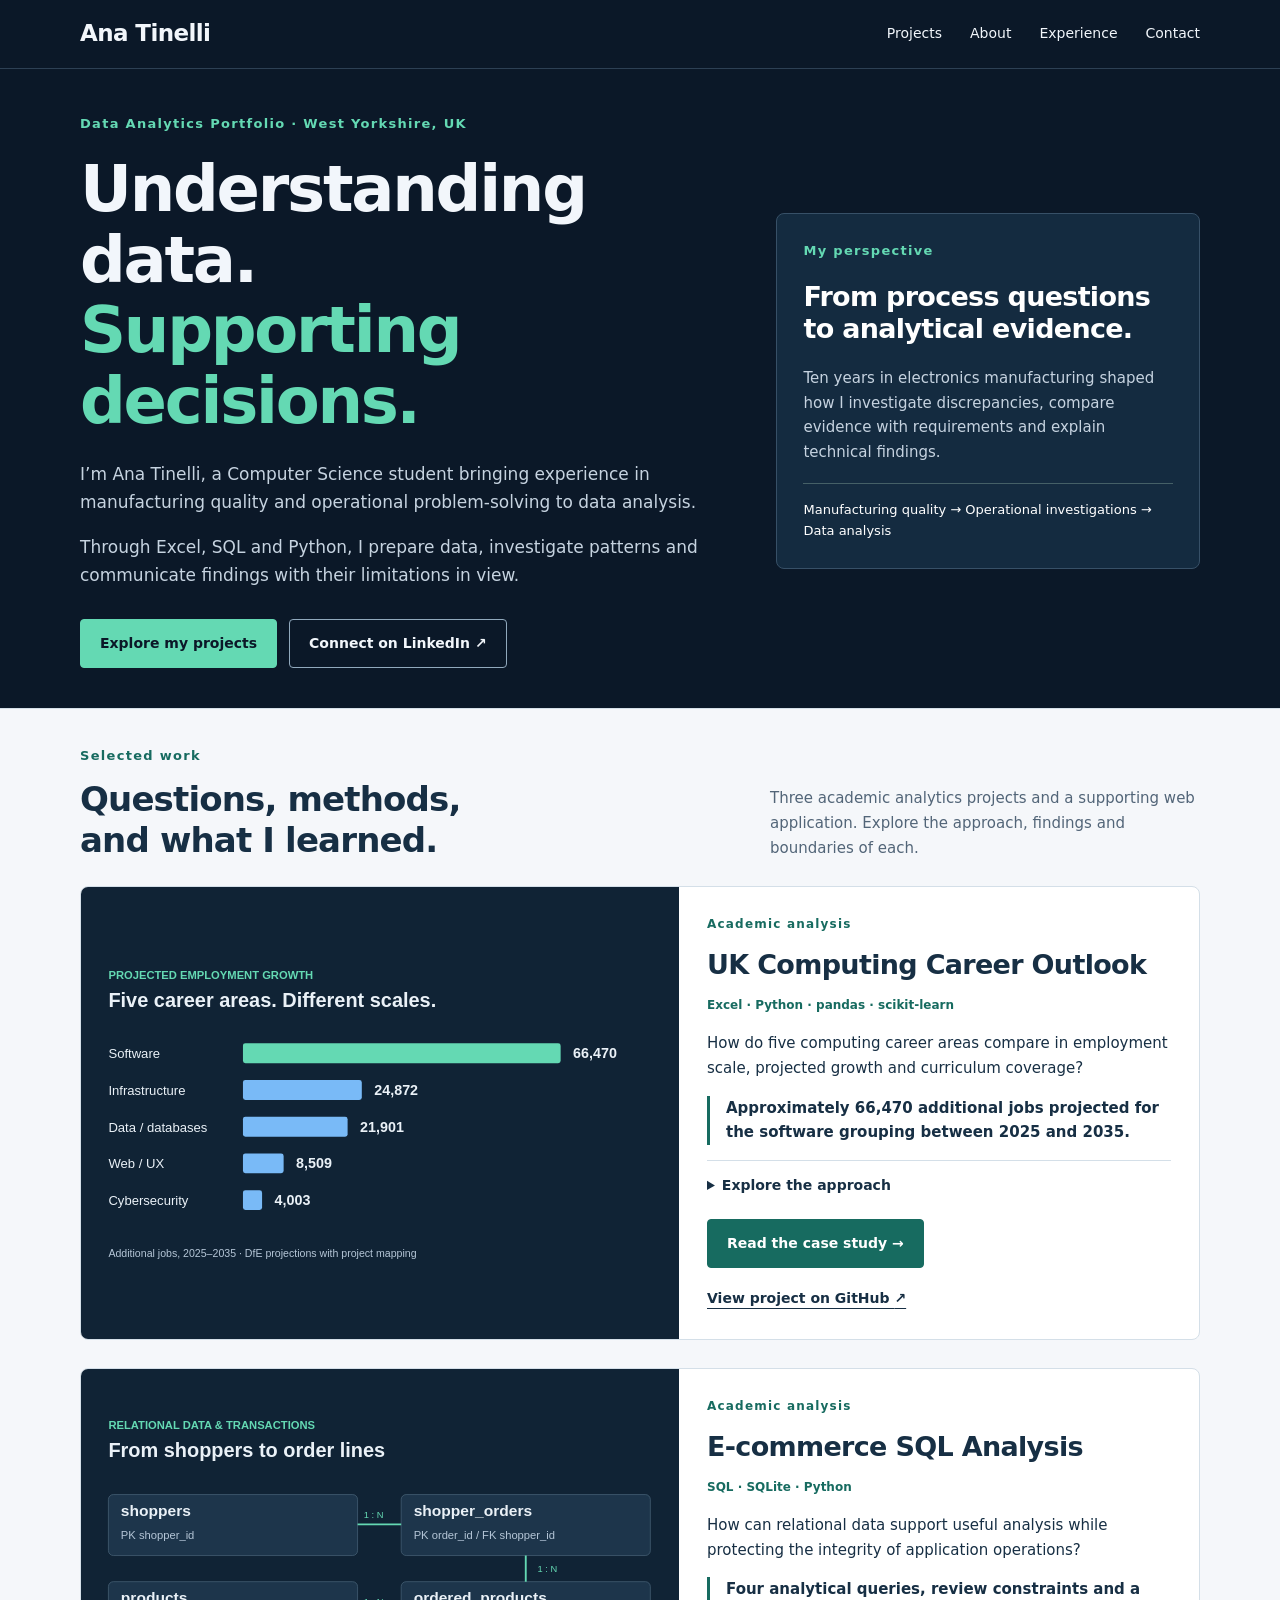
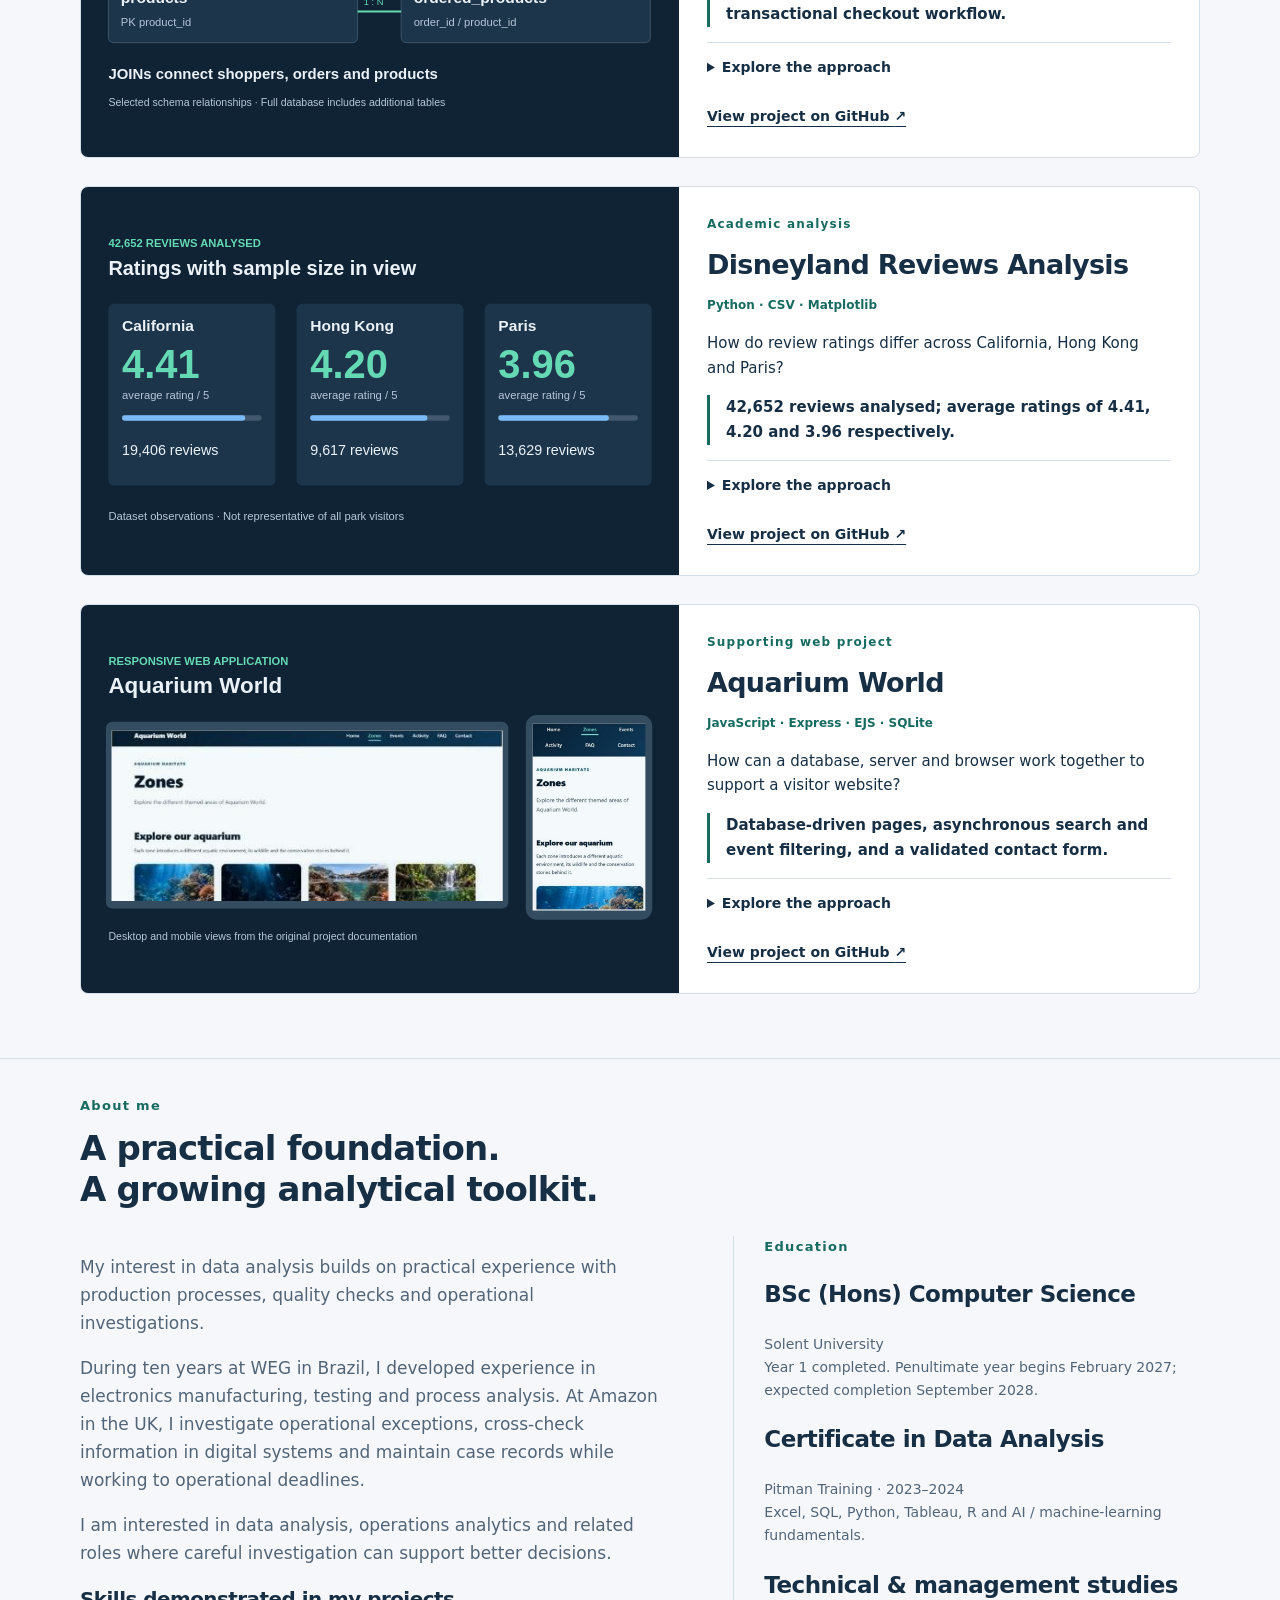
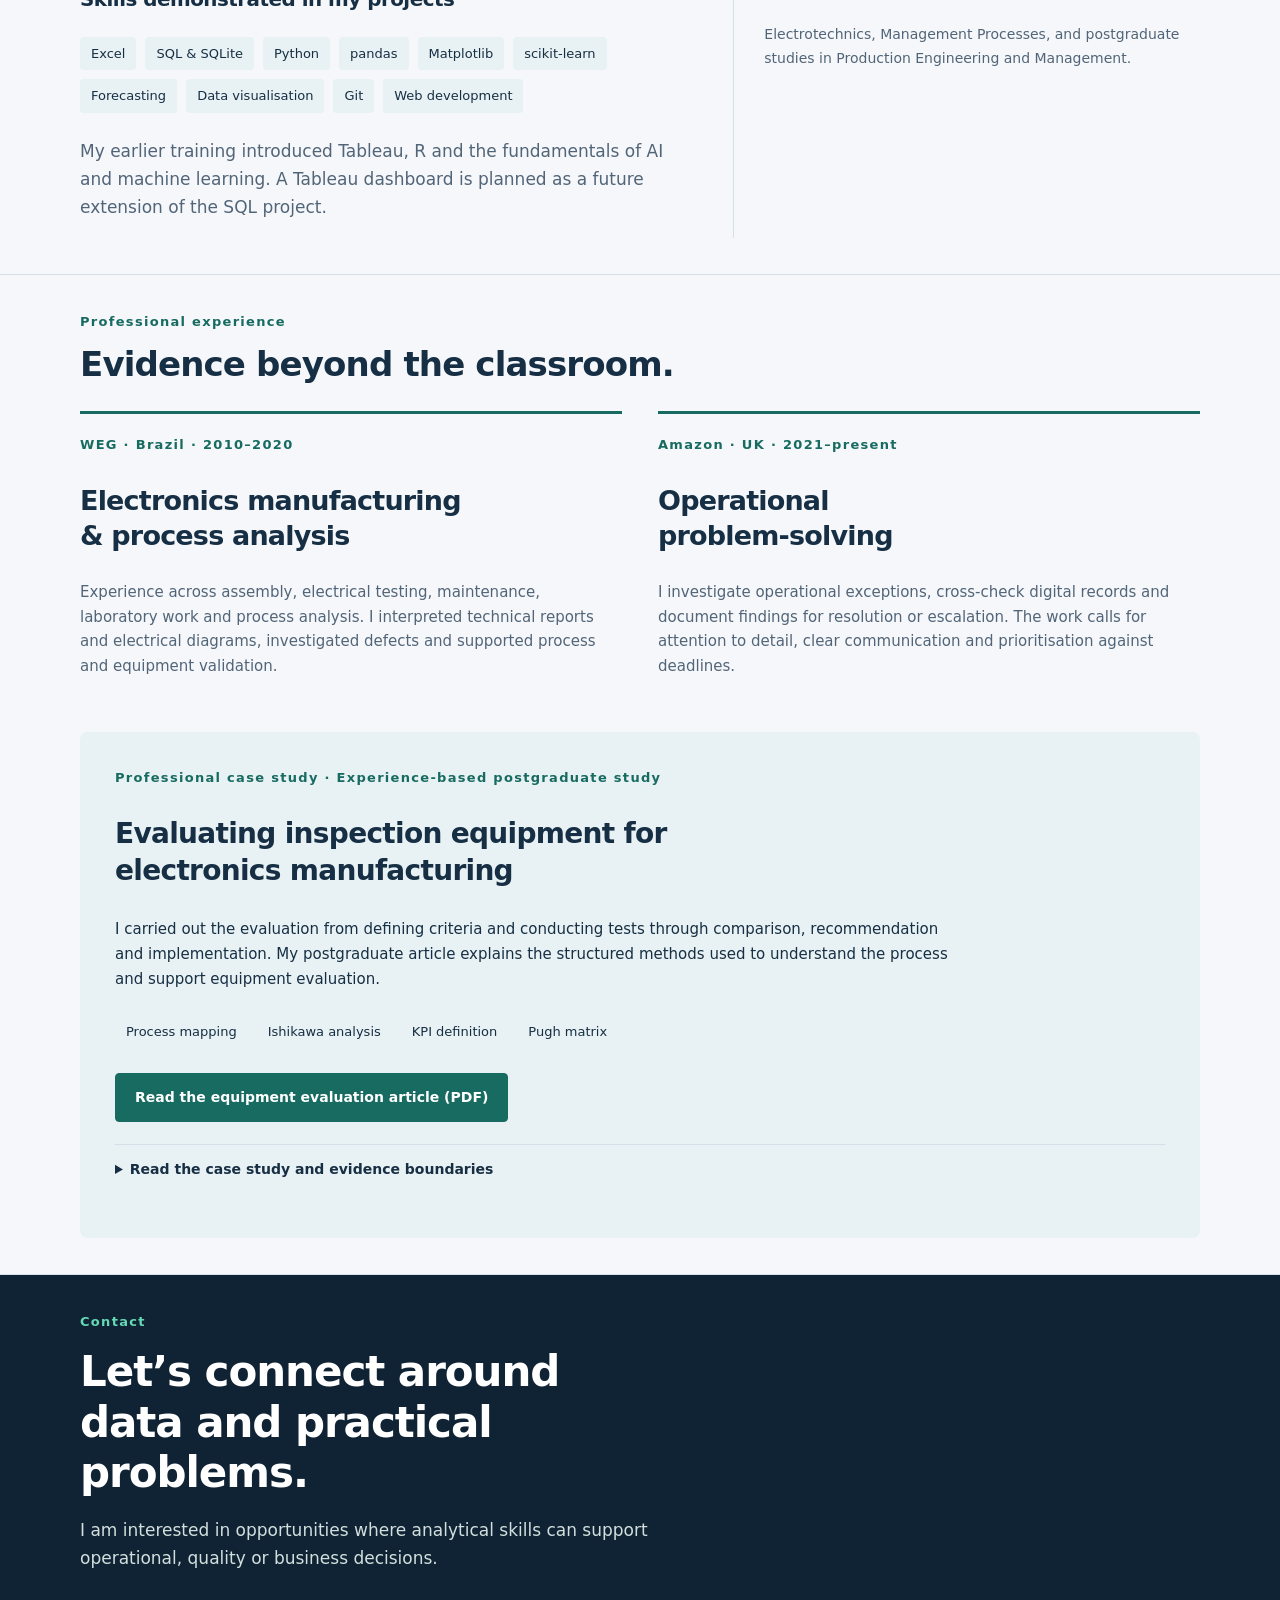
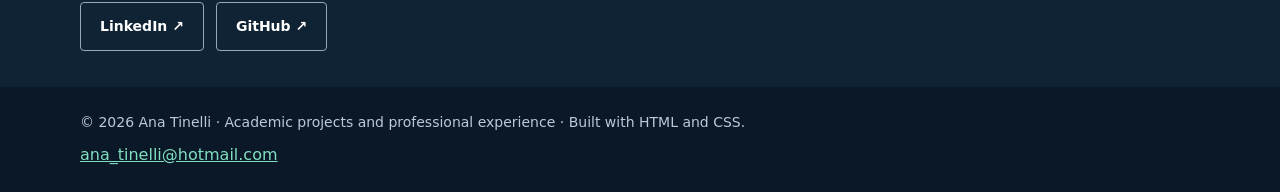
<file: index.html>
<!doctype html><html lang="en"><head><meta charset="utf-8"><meta name="viewport" content="width=device-width,initial-scale=1"><meta name="description" content="Ana Tinelli’s data analytics portfolio: Excel, SQL and Python projects, informed by manufacturing quality and operational problem-solving."><title>Ana Tinelli | Data Analytics Portfolio</title><link rel="stylesheet" href="assets/home.css"><link rel="stylesheet" href="assets/shared.css"></head><body class="home-page"><a class="skip" href="#main">Skip to content</a><header><nav class="wrap" aria-label="Main navigation"><a class="brand" href="#home">Ana Tinelli</a><div class="nav-links"><a href="#projects">Projects</a><a href="#about">About</a><a href="#experience">Experience</a><a href="#contact">Contact</a></div></nav></header><main id="main"><section id="home" class="hero wrap"><div><div class="eyebrow">Data Analytics Portfolio · West Yorkshire, UK</div><h1>Understanding data.<br><em>Supporting decisions.</em></h1><p class="intro">I’m Ana Tinelli, a Computer Science student bringing experience in manufacturing quality and operational problem-solving to data analysis.</p><p class="intro">Through Excel, SQL and Python, I prepare data, investigate patterns and communicate findings with their limitations in view.</p><div class="buttons"><a class="button primary" href="#projects">Explore my projects</a><a class="button" href="https://www.linkedin.com/in/ana-paula-tinelli-a90706131/">Connect on LinkedIn ↗</a></div></div><aside class="hero-note"><div class="eyebrow">My perspective</div><h2>From process questions<br>to analytical evidence.</h2><p>Ten years in electronics manufacturing shaped how I investigate discrepancies, compare evidence with requirements and explain technical findings.</p><div class="note-row">Manufacturing quality → Operational investigations → Data analysis</div></aside></section><section id="projects" class="section"><div class="wrap"><div class="section-heading"><div><div class="eyebrow">Selected work</div><h2>Questions, methods,<br>and what I learned.</h2></div><p>Three academic analytics projects and a supporting web application. Explore the approach, findings and boundaries of each.</p></div><article class="project"><div class="project-image"><img src="assets/project-career.svg" alt="Projected additional jobs across five computing career areas" loading="lazy" width="960" height="540"></div><div class="project-copy"><div class="eyebrow">Academic analysis</div><h3>UK Computing Career Outlook</h3><p class="tags">Excel · Python · pandas · scikit-learn</p><p>How do five computing career areas compare in employment scale, projected growth and curriculum coverage?</p><p class="finding">Approximately 66,470 additional jobs projected for the software grouping between 2025 and 2035.</p><details><summary>Explore the approach</summary><h4>What I did</h4><p>Compared moving-average and exponential-smoothing forecasts using a common MSE validation period, examined regression relationships and explored K-means configurations. I contributed to the occupational mapping with a teammate and developed the individual Future Growth analysis.</p><h4>What the evidence can tell us</h4><p>Mixed occupational allocations use vacancy proxies. Short time series and small samples make modelling exploratory; association is not causation.</p></details><p><a class="button" href="uk-computing-career-outlook.html">Read the case study <span aria-hidden="true">→</span></a></p><a class="text-link" href="https://github.com/Ana-Tinelli/uk-computing-career-outlook">View project on GitHub <span aria-hidden="true">↗</span></a></div></article><article class="project"><div class="project-image"><img src="assets/project-sql.svg" alt="Selected relationships in the e-commerce database" loading="lazy" width="960" height="540"></div><div class="project-copy"><div class="eyebrow">Academic analysis</div><h3>E-commerce SQL Analysis</h3><p class="tags">SQL · SQLite · Python</p><p>How can relational data support useful analysis while protecting the integrity of application operations?</p><p class="finding">Four analytical queries, review constraints and a transactional checkout workflow.</p><details><summary>Explore the approach</summary><h4>What I did</h4><p>Combined two assessments: shopper and order queries, seller-product aggregates and category comparisons; then review-table design and a Python shopping application. Published aggregate outputs match the repository database.</p><h4>What the evidence can tell us</h4><p>Ordered item value includes cancelled orders in the seller summary and is not collected revenue. Review tables were tested separately from the application database.</p></details><a class="text-link" href="https://github.com/Ana-Tinelli/e-commerce-sql-analysis">View project on GitHub <span aria-hidden="true">↗</span></a></div></article><article class="project"><div class="project-image"><img src="assets/project-disney.svg" alt="Disneyland ratings and review counts" loading="lazy" width="960" height="540"></div><div class="project-copy"><div class="eyebrow">Academic analysis</div><h3>Disneyland Reviews Analysis</h3><p class="tags">Python · CSV · Matplotlib</p><p>How do review ratings differ across California, Hong Kong and Paris?</p><p class="finding">42,652 reviews analysed; average ratings of 4.41, 4.20 and 3.96 respectively.</p><details><summary>Explore the approach</summary><h4>What I did</h4><p>Built a modular command-line application with processing, interface, chart and export modules. Independent checks covered counts, means, temporal calculations and TXT, CSV and JSON exports.</p><h4>What the evidence can tell us</h4><p>The sample is not representative of every visitor. There are 2,613 missing dates; monthly averages pool years, and location rankings need sample-count context.</p></details><a class="text-link" href="https://github.com/Ana-Tinelli/disneyland-reviews-analysis">View project on GitHub <span aria-hidden="true">↗</span></a></div></article><article class="project"><div class="project-image"><img src="assets/project-aquarium.svg" alt="Documented desktop and mobile Aquarium World views" loading="lazy" width="960" height="540"></div><div class="project-copy"><div class="eyebrow">Supporting web project</div><h3>Aquarium World</h3><p class="tags">JavaScript · Express · EJS · SQLite</p><p>How can a database, server and browser work together to support a visitor website?</p><p class="finding">Database-driven pages, asynchronous search and event filtering, and a validated contact form.</p><details><summary>Explore the approach</summary><h4>What I did</h4><p>Developed responsive pages, JSON APIs, parameterised queries and safe DOM updates. The assessment documentation records browser, keyboard and HTML validation checks.</p><h4>What the evidence can tell us</h4><p>The Express backend needs server hosting. This portfolio links to the source and documented preview; a fresh browser test of the current repository remains pending.</p></details><a class="text-link" href="https://github.com/Ana-Tinelli/aquarium-world">View project on GitHub <span aria-hidden="true">↗</span></a></div></article></div></section><section id="about" class="section"><div class="wrap"><div class="section-heading"><div><div class="eyebrow">About me</div><h2>A practical foundation.<br>A growing analytical toolkit.</h2></div></div><div class="about-grid"><div><p>My interest in data analysis builds on practical experience with production processes, quality checks and operational investigations.</p><p>During ten years at WEG in Brazil, I developed experience in electronics manufacturing, testing and process analysis. At Amazon in the UK, I investigate operational exceptions, cross-check information in digital systems and maintain case records while working to operational deadlines.</p><p>I am interested in data analysis, operations analytics and related roles where careful investigation can support better decisions.</p><h3>Skills demonstrated in my projects</h3><div class="skills"><span>Excel</span><span>SQL & SQLite</span><span>Python</span><span>pandas</span><span>Matplotlib</span><span>scikit-learn</span><span>Forecasting</span><span>Data visualisation</span><span>Git</span><span>Web development</span></div><p>My earlier training introduced Tableau, R and the fundamentals of AI and machine learning. A Tableau dashboard is planned as a future extension of the SQL project.</p></div><aside class="education"><div class="eyebrow">Education</div><h3>BSc (Hons) Computer Science</h3><p>Solent University<br>Year 1 completed. Penultimate year begins February 2027; expected completion September 2028.</p><h3>Certificate in Data Analysis</h3><p>Pitman Training · 2023–2024<br>Excel, SQL, Python, Tableau, R and AI / machine-learning fundamentals.</p><h3>Technical & management studies</h3><p>Electrotechnics, Management Processes, and postgraduate studies in Production Engineering and Management.</p></aside></div></div></section><section id="experience" class="section"><div class="wrap"><div class="section-heading"><div><div class="eyebrow">Professional experience</div><h2>Evidence beyond the classroom.</h2></div></div><div class="experience-grid"><article class="experience-card"><div class="eyebrow">WEG · Brazil · 2010–2020</div><h3>Electronics manufacturing<br>& process analysis</h3><p>Experience across assembly, electrical testing, maintenance, laboratory work and process analysis. I interpreted technical reports and electrical diagrams, investigated defects and supported process and equipment validation.</p></article><article class="experience-card"><div class="eyebrow">Amazon · UK · 2021–present</div><h3>Operational<br>problem-solving</h3><p>I investigate operational exceptions, cross-check digital records and document findings for resolution or escalation. The work calls for attention to detail, clear communication and prioritisation against deadlines.</p></article></div><article class="case"><div class="eyebrow">Professional case study · Experience-based postgraduate study</div><h3>Evaluating inspection equipment for electronics manufacturing</h3><p>I carried out the evaluation from defining criteria and conducting tests through comparison, recommendation and implementation. My postgraduate article explains the structured methods used to understand the process and support equipment evaluation.</p><div class="skills"><span>Process mapping</span><span>Ishikawa analysis</span><span>KPI definition</span><span>Pugh matrix</span></div><div class="buttons evidence-actions"><a class="button" href="documents/Equipment_Evaluation.pdf" target="_blank" rel="noopener">Read the equipment evaluation article (PDF)<span class="sr-only"> — opens in a new tab</span></a></div><details><summary>Read the case study and evidence boundaries</summary><h4>The question</h4><p>How could inspection equipment meet requirements for a process with approximately 700 product variants, around 30 daily setup changes and a shortest line cycle time of 20 seconds?</p><h4>The approach</h4><p>Map the process, investigate inspection limitations, define measurable requirements, test alternatives and compare them against the selected criteria.</p><h4>Interpreting the evidence</h4><p>These figures describe the process context, not measured improvements. The article’s 98% approval figure is a test target, not an achieved defect-detection rate. Its equipment-comparison scores are illustrative examples, not actual supplier results. No measured return on investment is claimed.</p><p>The original technical reports are not published here. This summary connects my professional experience with my current development in SQL, Python and visualisation.</p></details></article></div></section><section id="contact" class="section contact"><div class="wrap"><div class="eyebrow">Contact</div><h2>Let’s connect around<br>data and practical problems.</h2><p>I am interested in opportunities where analytical skills can support operational, quality or business decisions.</p><div class="buttons"><a class="button" href="https://www.linkedin.com/in/ana-paula-tinelli-a90706131/">LinkedIn ↗</a><a class="button" href="https://github.com/Ana-Tinelli">GitHub ↗</a></div></div></section></main><footer class="site-footer"><div class="wrap">© 2026 Ana Tinelli · Academic projects and professional experience · Built with HTML and CSS.<p class="footer-contact"><a href="mailto:ana_tinelli@hotmail.com">ana_tinelli@hotmail.com</a></p></div></footer></body></html>
</file>
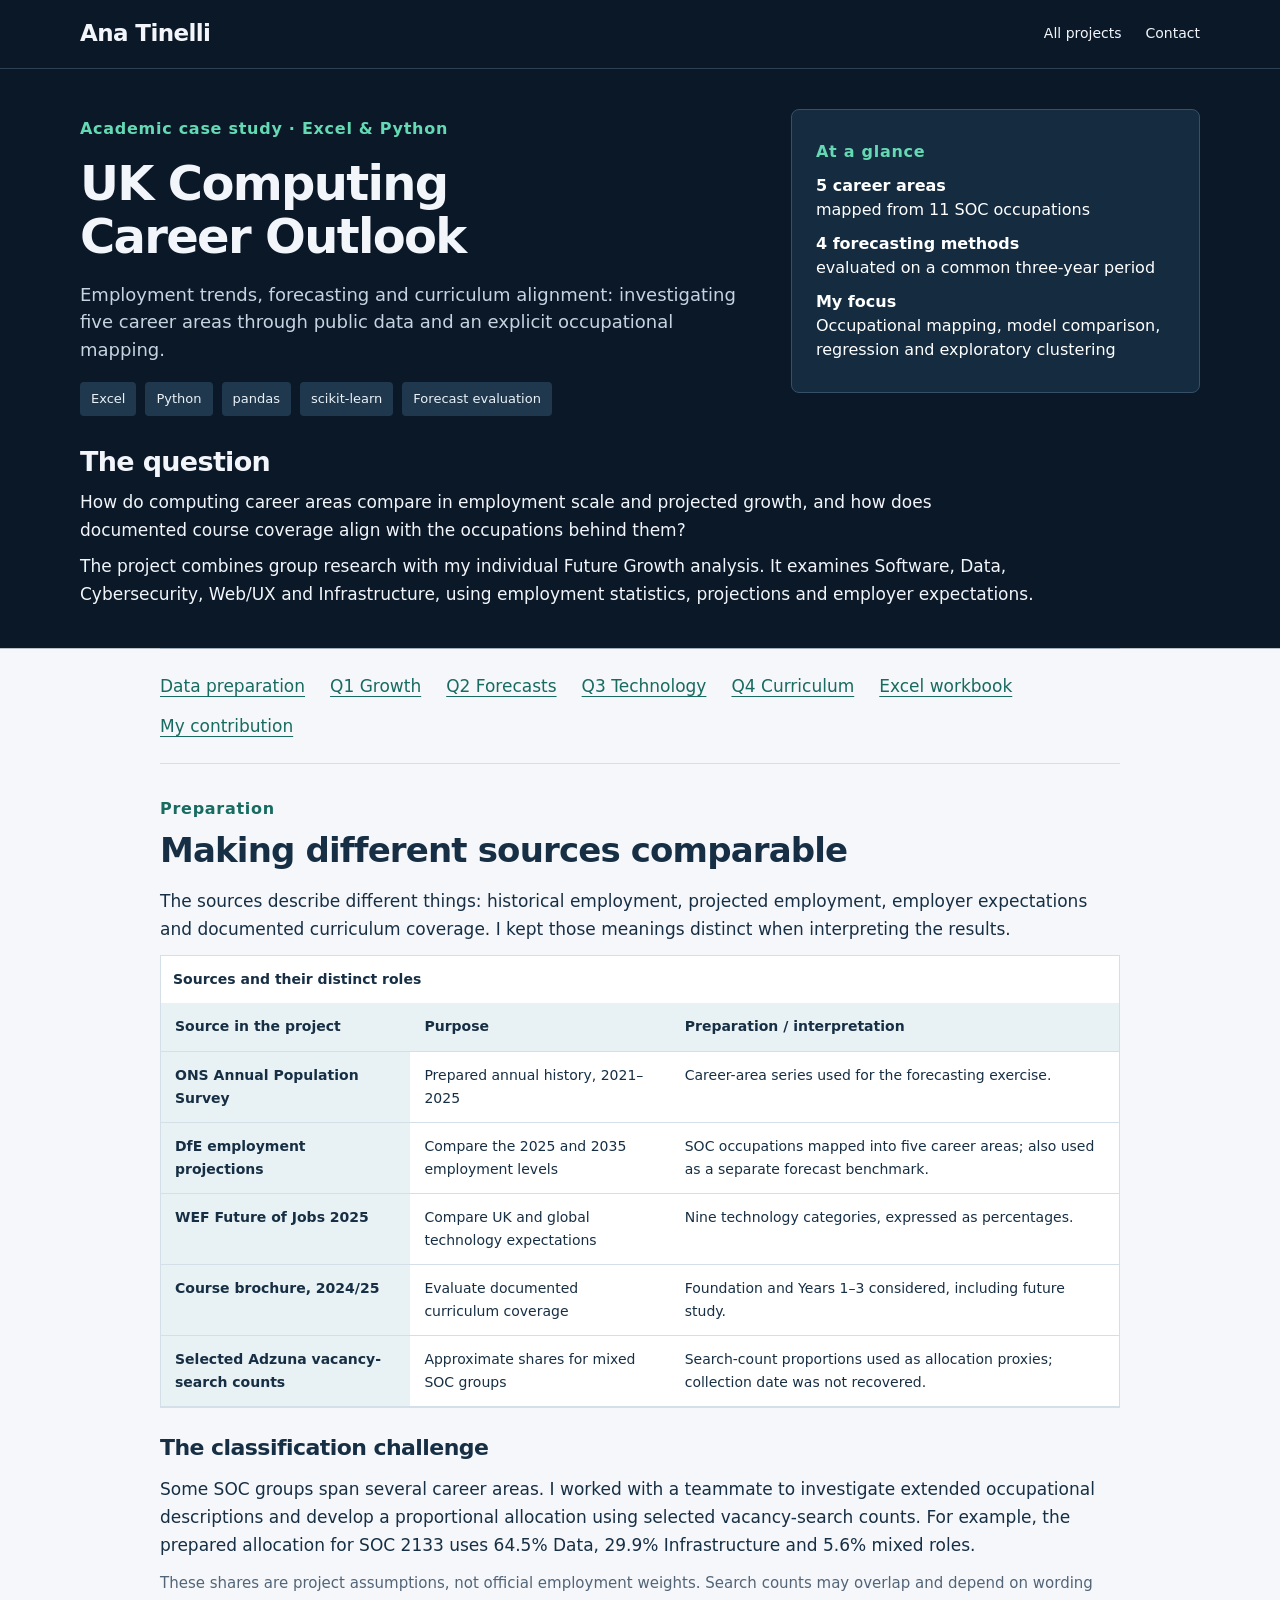
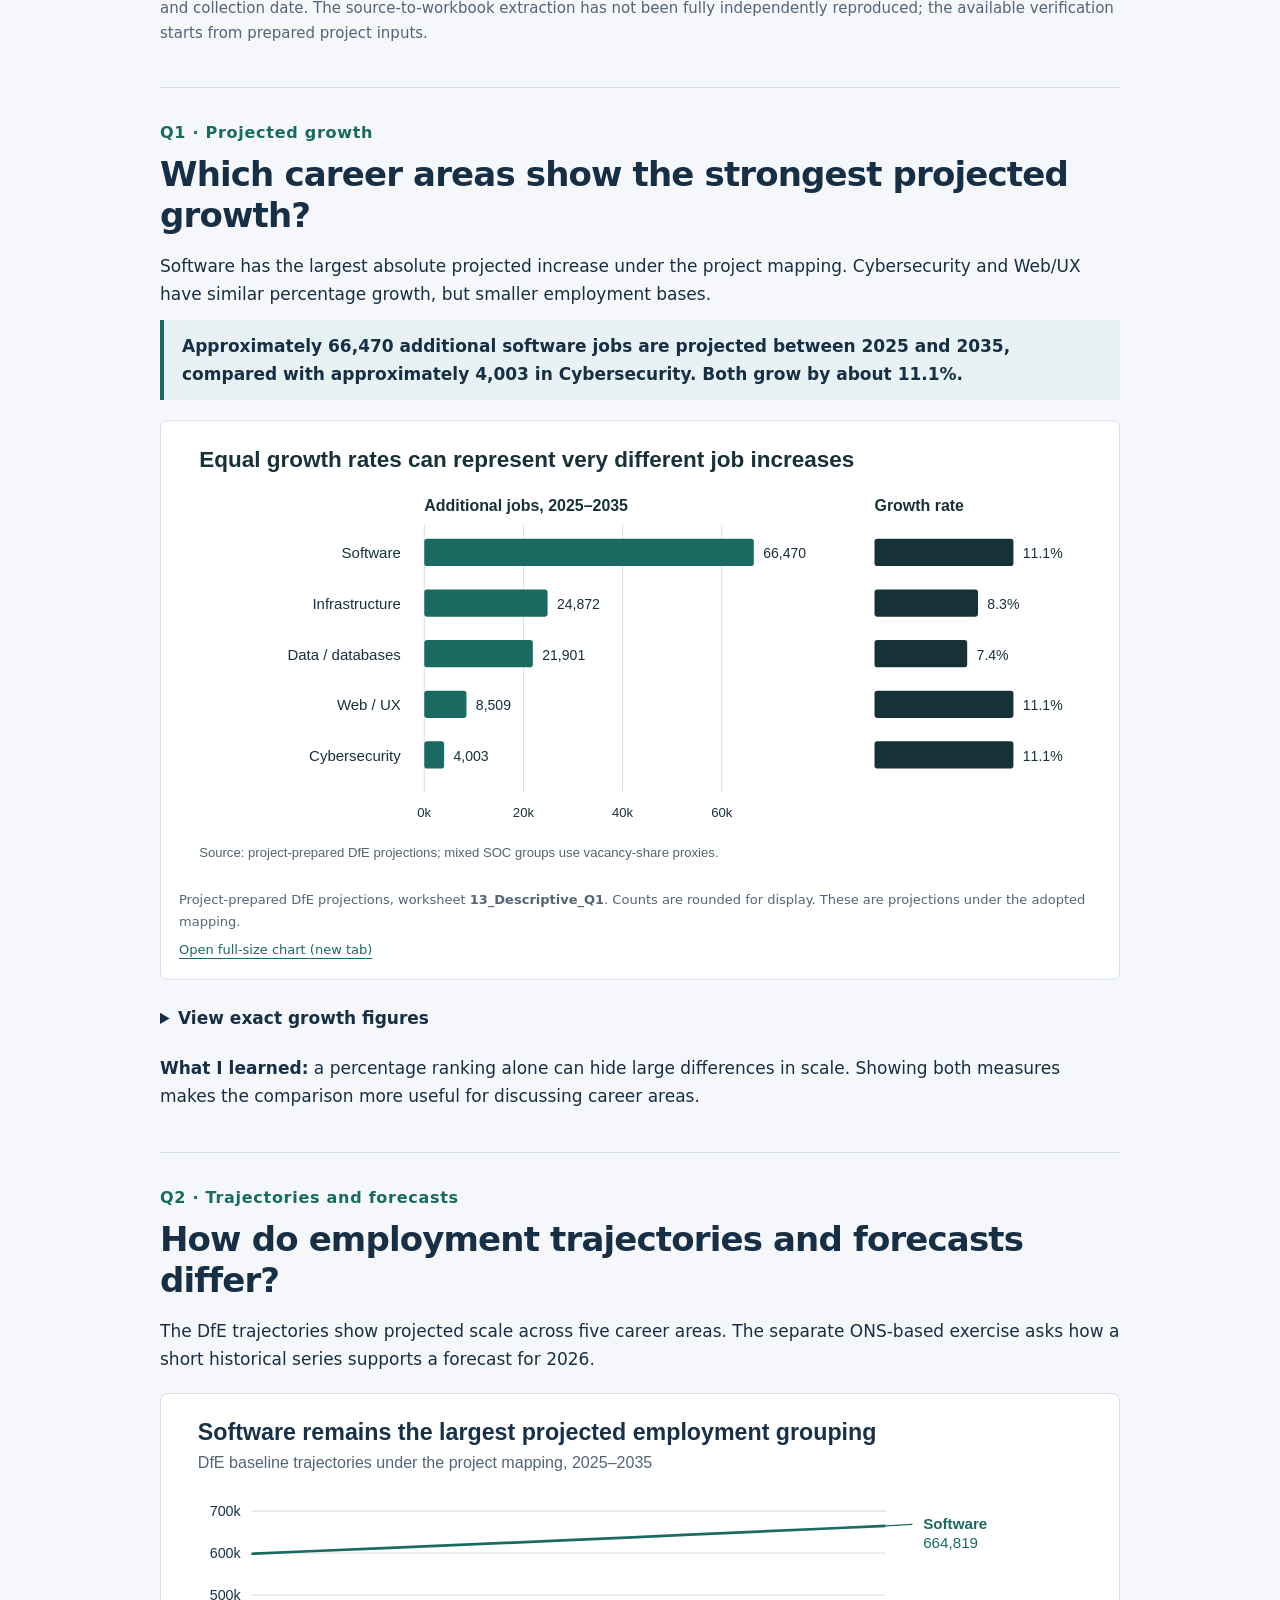
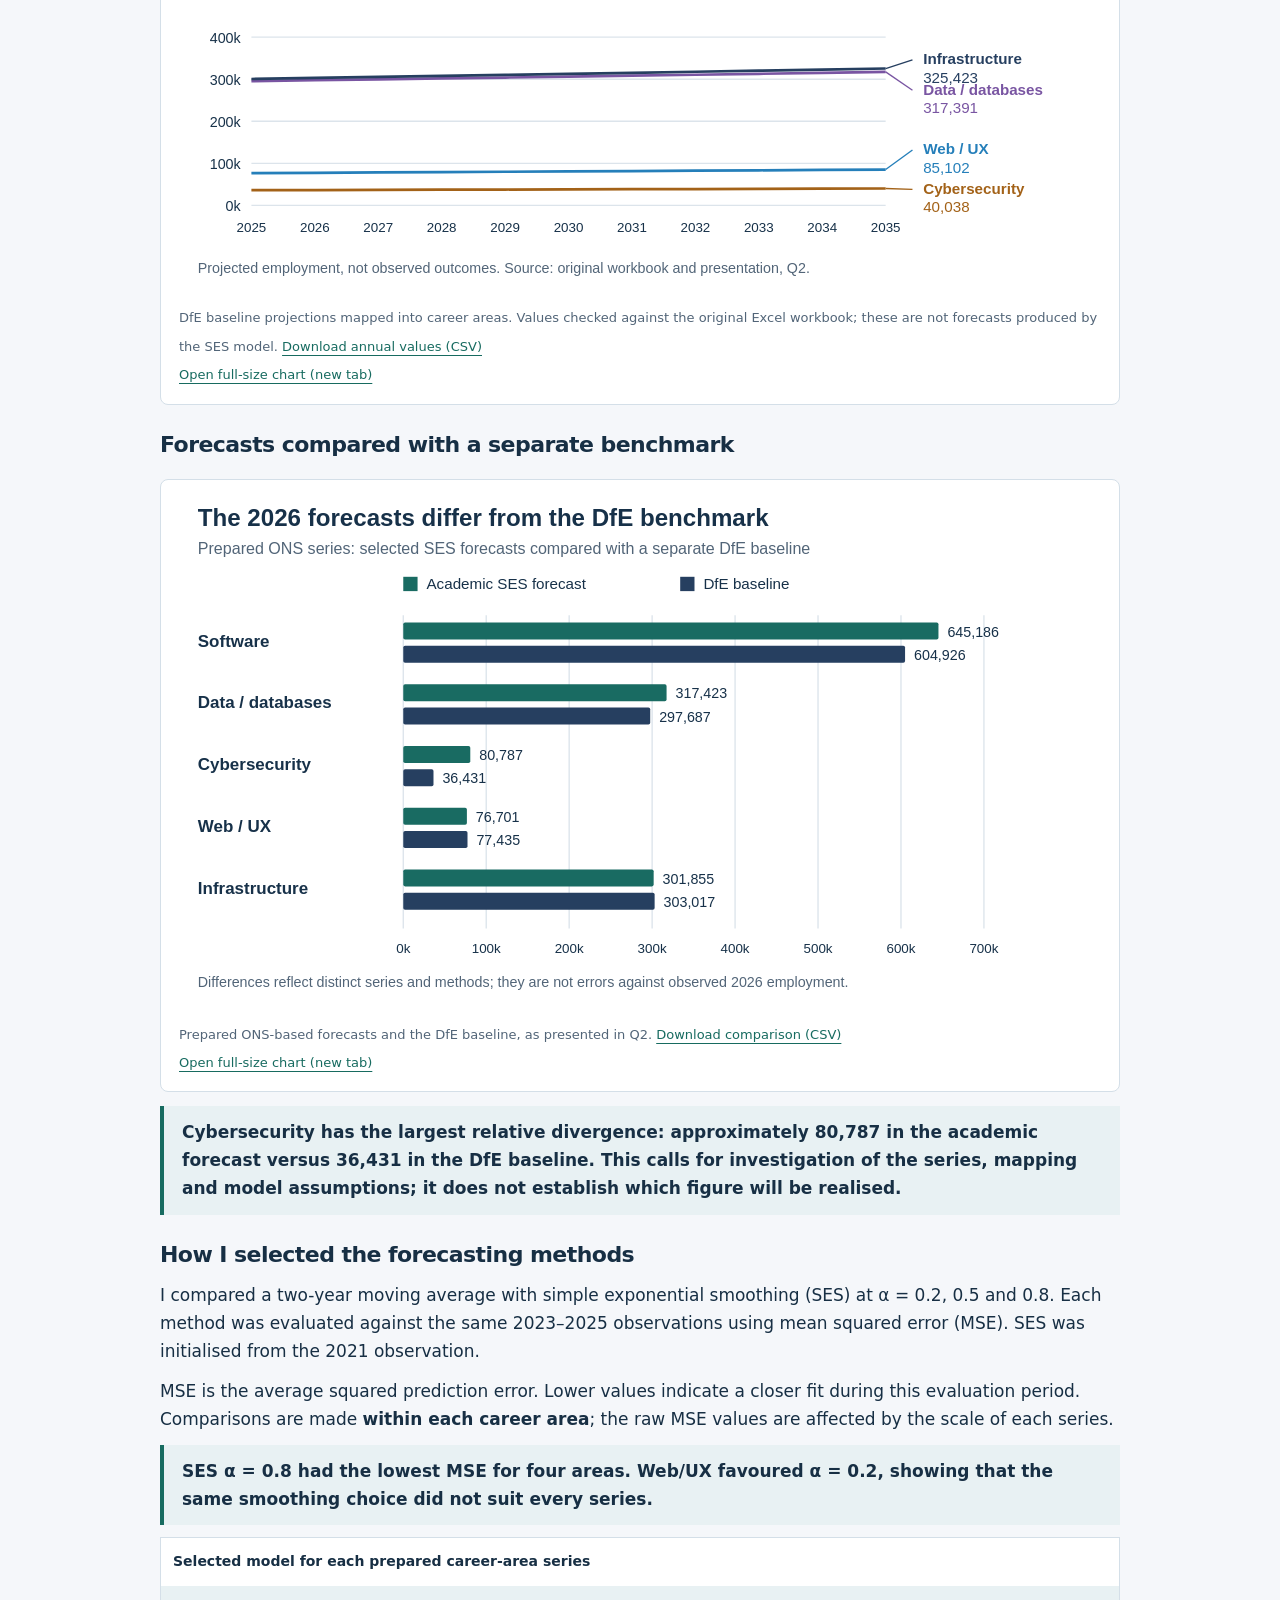
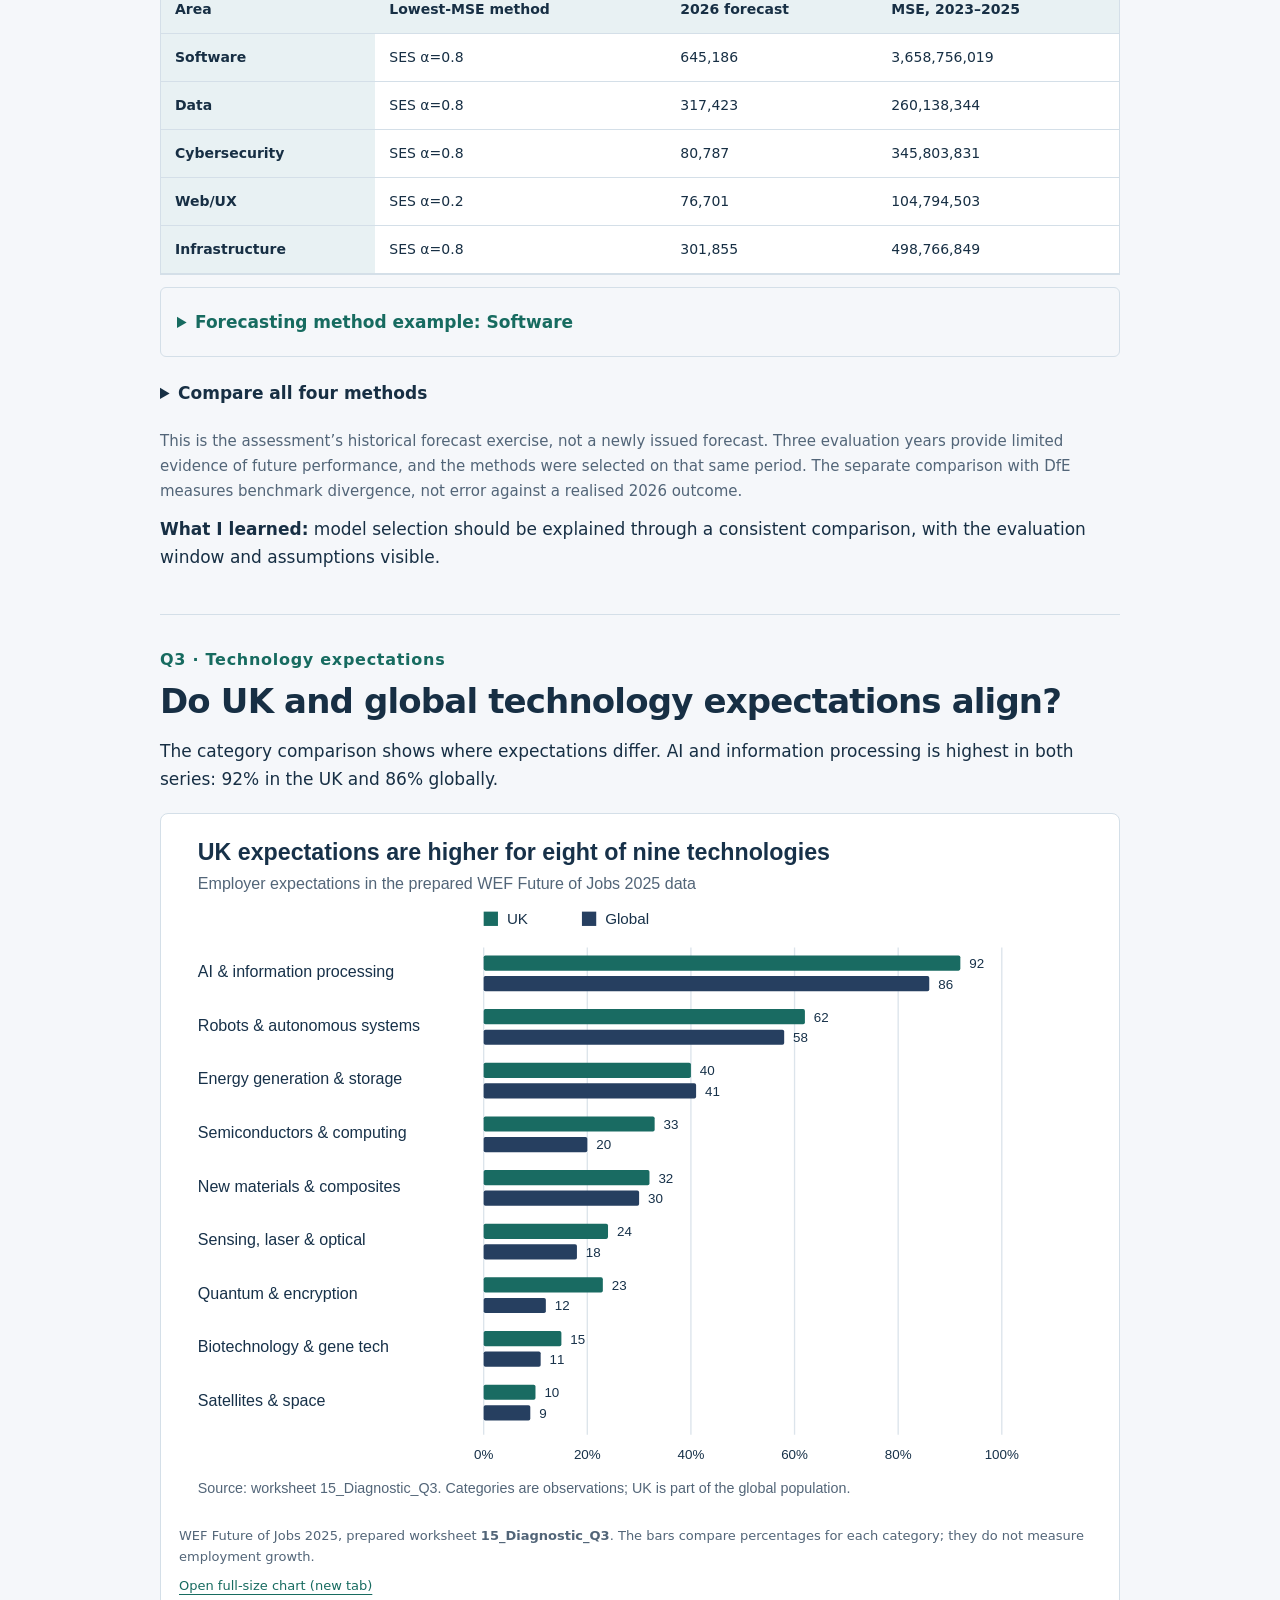
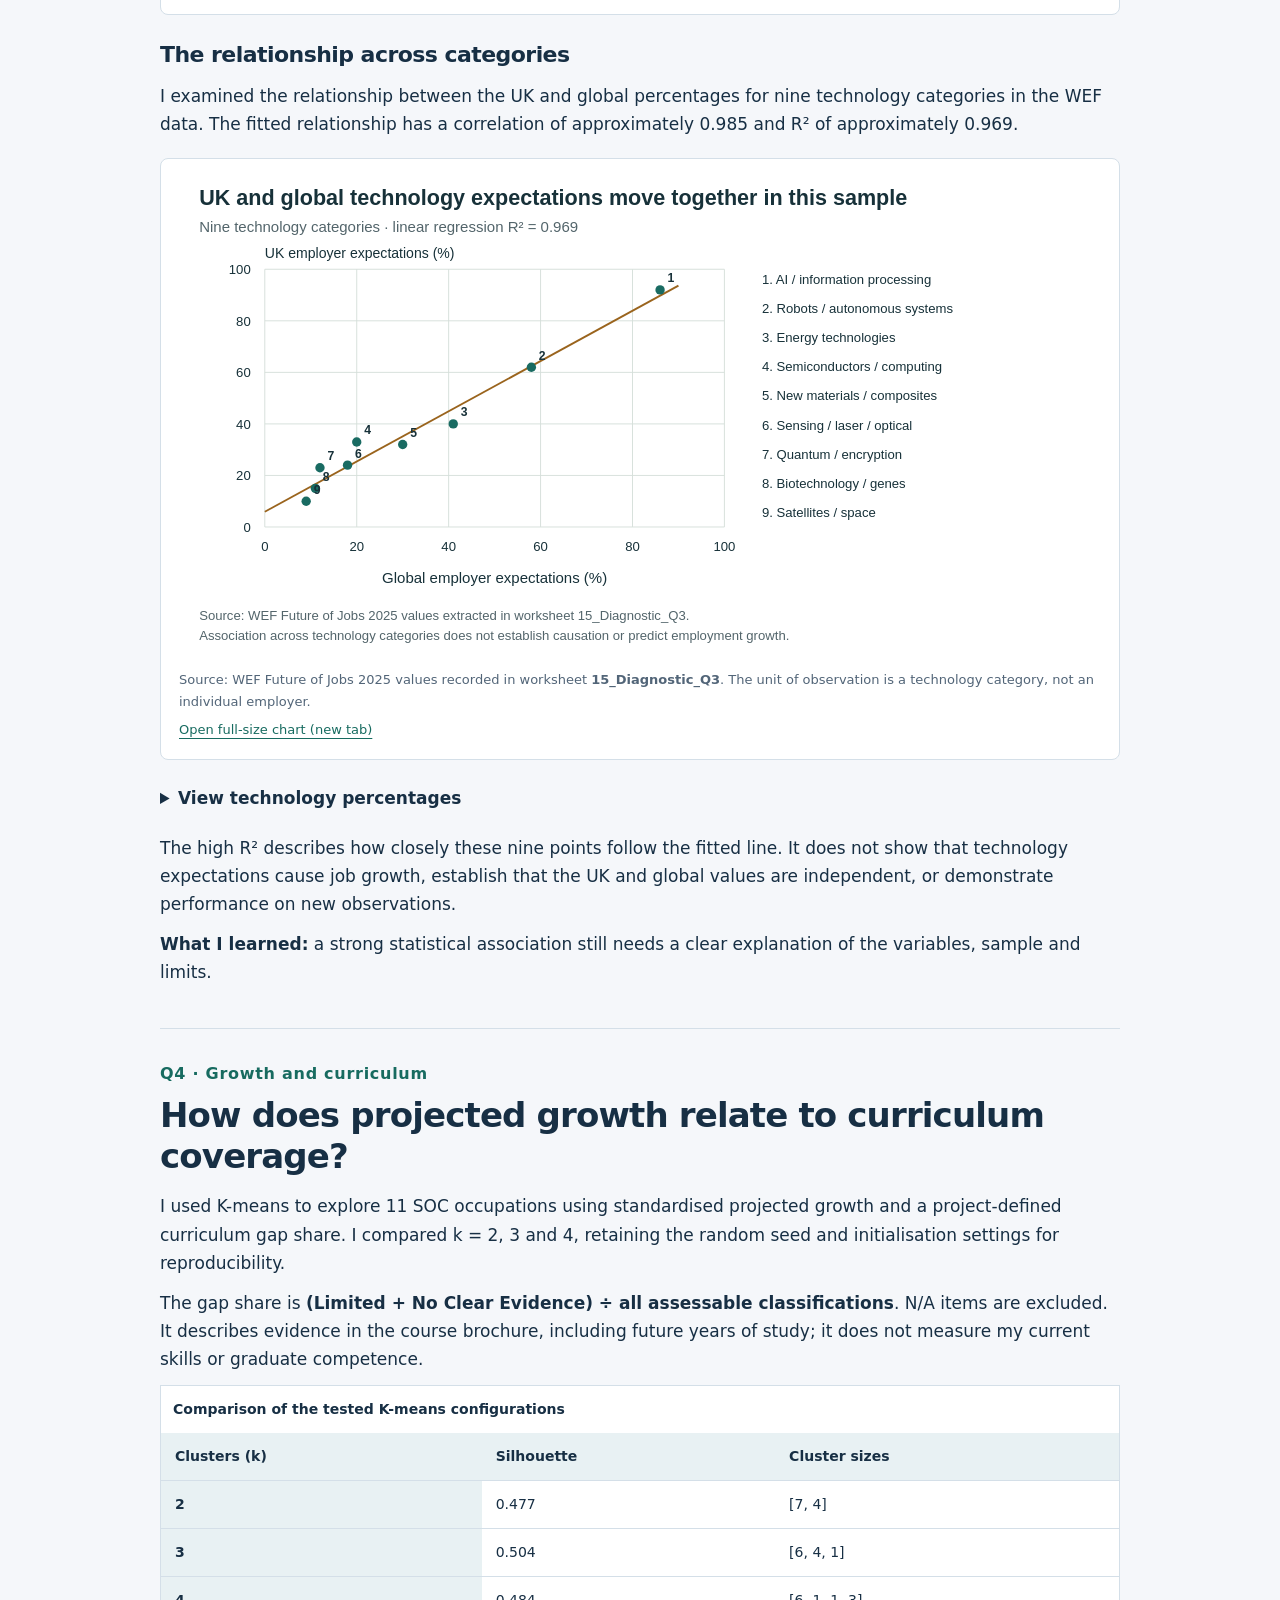
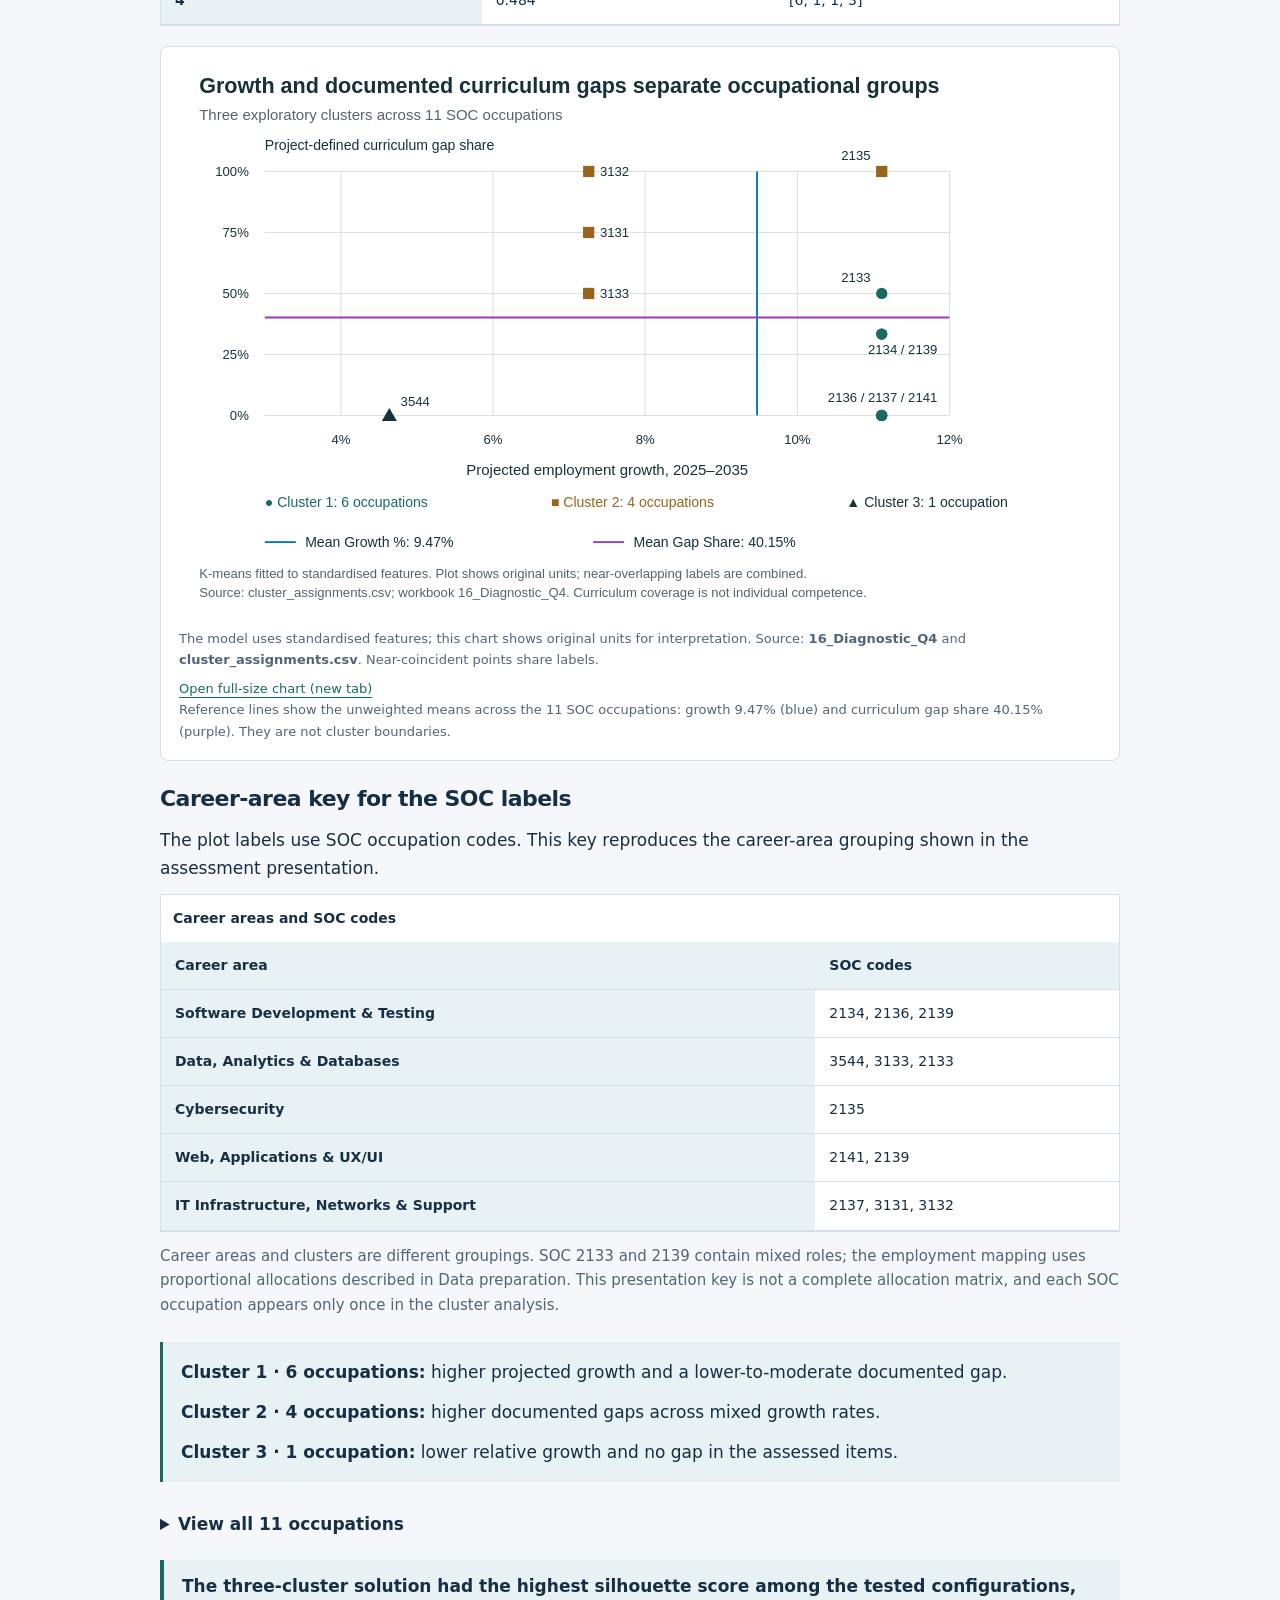
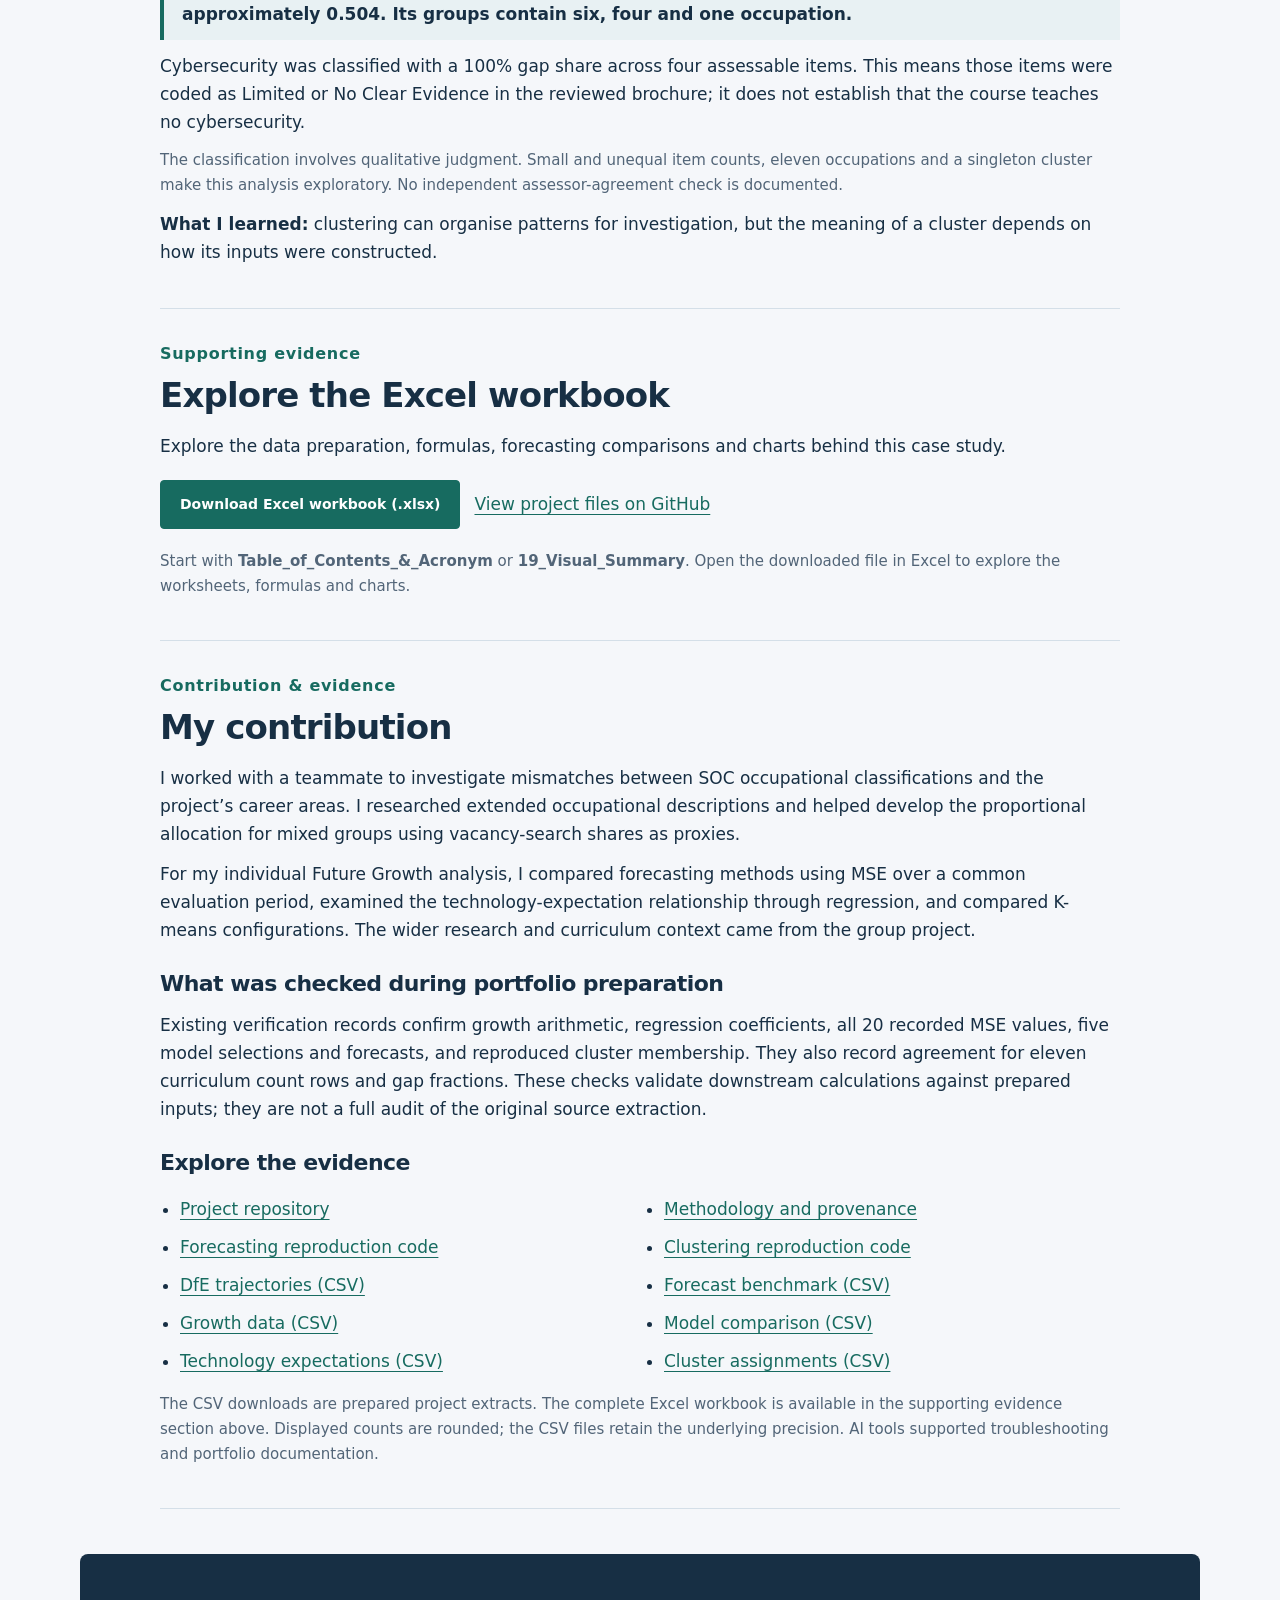
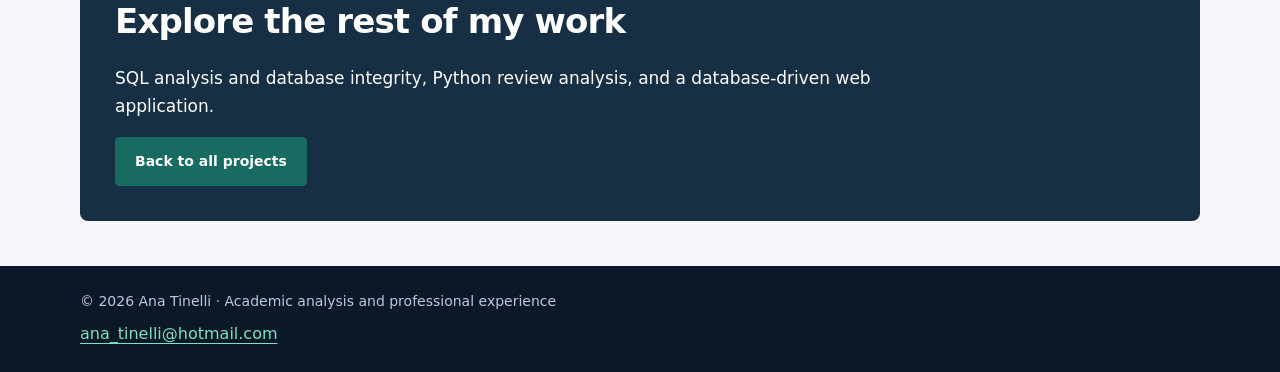
<file: uk-computing-career-outlook.html>
<!doctype html><html lang="en"><head><meta charset="utf-8"><meta name="viewport" content="width=device-width,initial-scale=1"><title>UK Computing Career Outlook | Ana Tinelli</title><meta name="description" content="An academic case study of UK computing employment, forecasting, technology expectations and curriculum alignment using Excel and Python."><link rel="stylesheet" href="assets/case-study.css"><link rel="stylesheet" href="assets/shared.css"></head><body class="case-page">
<a class="skip" href="#main">Skip to content</a><header class="top"><div class="wrap"><a class="brand" href="index.html">Ana Tinelli</a><nav aria-label="Main navigation"><a href="index.html#projects">All projects</a><a href="index.html#contact">Contact</a></nav></div></header>
<main id="main" class="wrap"><div class="hero"><div class="hero-overview"><div class="hero-copy"><p class="eyebrow">Academic case study · Excel &amp; Python</p><h1>UK Computing<br>Career Outlook</h1><p class="lead">Employment trends, forecasting and curriculum alignment: investigating five career areas through public data and an explicit occupational mapping.</p><div class="pills"><span>Excel</span><span>Python</span><span>pandas</span><span>scikit-learn</span><span>Forecast evaluation</span></div></div><aside class="summary" aria-label="Case study summary"><p class="eyebrow">At a glance</p><p><strong>5 career areas</strong><br>mapped from 11 SOC occupations</p><p><strong>4 forecasting methods</strong><br>evaluated on a common three-year period</p><p><strong>My focus</strong><br>Occupational mapping, model comparison, regression and exploratory clustering</p></aside></div><div class="research-question"><div><h2>The question</h2><p>How do computing career areas compare in employment scale and projected growth, and how does documented course coverage align with the occupations behind them?</p><p>The project combines group research with my individual Future Growth analysis. It examines Software, Data, Cybersecurity, Web/UX and Infrastructure, using employment statistics, projections and employer expectations.</p></div></div></div>
<nav class="jump" aria-label="Case study sections"><a href="#preparation">Data preparation</a><a href="#growth">Q1 Growth</a><a href="#forecasting">Q2 Forecasts</a><a href="#technology">Q3 Technology</a><a href="#clustering">Q4 Curriculum</a><a href="#workbook">Excel workbook</a><a href="#contribution">My contribution</a></nav>
<section id="preparation"><span class="num">Preparation</span><h2>Making different sources comparable</h2><p>The sources describe different things: historical employment, projected employment, employer expectations and documented curriculum coverage. I kept those meanings distinct when interpreting the results.</p>
<div class="scroll" tabindex="0" role="region" aria-label="Sources and their distinct roles"><table><caption>Sources and their distinct roles</caption><thead><tr><th scope="col">Source in the project</th><th scope="col">Purpose</th><th scope="col">Preparation / interpretation</th></tr></thead><tbody><tr><th scope="row">ONS Annual Population Survey</th><td>Prepared annual history, 2021–2025</td><td>Career-area series used for the forecasting exercise.</td></tr><tr><th scope="row">DfE employment projections</th><td>Compare the 2025 and 2035 employment levels</td><td>SOC occupations mapped into five career areas; also used as a separate forecast benchmark.</td></tr><tr><th scope="row">WEF Future of Jobs 2025</th><td>Compare UK and global technology expectations</td><td>Nine technology categories, expressed as percentages.</td></tr><tr><th scope="row">Course brochure, 2024/25</th><td>Evaluate documented curriculum coverage</td><td>Foundation and Years 1–3 considered, including future study.</td></tr><tr><th scope="row">Selected Adzuna vacancy-search counts</th><td>Approximate shares for mixed SOC groups</td><td>Search-count proportions used as allocation proxies; collection date was not recovered.</td></tr></tbody></table></div>
<h3>The classification challenge</h3><p>Some SOC groups span several career areas. I worked with a teammate to investigate extended occupational descriptions and develop a proportional allocation using selected vacancy-search counts. For example, the prepared allocation for SOC 2133 uses 64.5% Data, 29.9% Infrastructure and 5.6% mixed roles.</p><p class="note">These shares are project assumptions, not official employment weights. Search counts may overlap and depend on wording and collection date. The source-to-workbook extraction has not been fully independently reproduced; the available verification starts from prepared project inputs.</p></section>
<section id="growth"><span class="num">Q1 · Projected growth</span><h2>Which career areas show the strongest projected growth?</h2><p>Software has the largest absolute projected increase under the project mapping. Cybersecurity and Web/UX have similar percentage growth, but smaller employment bases.</p><p class="insight">Approximately 66,470 additional software jobs are projected between 2025 and 2035, compared with approximately 4,003 in Cybersecurity. Both grow by about 11.1%.</p>
<figure class="chart"><img src="assets/growth.svg" alt="Two bar charts compare additional jobs and percentage growth across five career areas." loading="lazy"><figcaption>Project-prepared DfE projections, worksheet <strong>13_Descriptive_Q1</strong>. Counts are rounded for display. These are projections under the adopted mapping.<br><a href="assets/growth.svg" target="_blank" rel="noopener">Open full-size chart (new tab)</a></figcaption></figure><details><summary>View exact growth figures</summary><div class="scroll" tabindex="0" role="region" aria-label="View exact growth figures"><table><caption>View exact growth figures</caption><thead><tr><th scope="col">Career area</th><th scope="col">2025</th><th scope="col">2035</th><th scope="col">Additional jobs</th><th scope="col">Growth</th></tr></thead><tbody><tr><th scope="row">Software Development &amp; Testing</th><td class="number">598,349</td><td class="number">664,819</td><td class="number">66,470</td><td class="number">11.11%</td></tr><tr><th scope="row">Cybersecurity</th><td class="number">36,035</td><td class="number">40,038</td><td class="number">4,003</td><td class="number">11.11%</td></tr><tr><th scope="row">Web, Applications &amp; UX/UI</th><td class="number">76,593</td><td class="number">85,102</td><td class="number">8,509</td><td class="number">11.11%</td></tr><tr><th scope="row">IT Infrastructure, Networks &amp; Support</th><td class="number">300,551</td><td class="number">325,423</td><td class="number">24,872</td><td class="number">8.28%</td></tr><tr><th scope="row">Data, Analytics &amp; Databases</th><td class="number">295,490</td><td class="number">317,391</td><td class="number">21,901</td><td class="number">7.41%</td></tr></tbody></table></div></details>
<p><strong>What I learned:</strong> a percentage ranking alone can hide large differences in scale. Showing both measures makes the comparison more useful for discussing career areas.</p></section>
<section id="forecasting"><span class="num">Q2 · Trajectories and forecasts</span><h2>How do employment trajectories and forecasts differ?</h2><p>The DfE trajectories show projected scale across five career areas. The separate ONS-based exercise asks how a short historical series supports a forecast for 2026.</p><figure class="chart"><img src="assets/trajectories.svg" alt="Projected employment across five career areas from 2025 to 2035" loading="lazy"><figcaption>DfE baseline projections mapped into career areas. Values checked against the original Excel workbook; these are not forecasts produced by the SES model. <a href="data/dfe_trajectories.csv" download>Download annual values (CSV)</a><br><a href="assets/trajectories.svg" target="_blank" rel="noopener">Open full-size chart (new tab)</a></figcaption></figure><h3>Forecasts compared with a separate benchmark</h3><figure class="chart"><img src="assets/forecast-benchmark.svg" alt="Selected SES forecasts compared with DfE baseline employment for 2026" loading="lazy"><figcaption>Prepared ONS-based forecasts and the DfE baseline, as presented in Q2. <a href="data/forecast_benchmark.csv" download>Download comparison (CSV)</a><br><a href="assets/forecast-benchmark.svg" target="_blank" rel="noopener">Open full-size chart (new tab)</a></figcaption></figure><p class="insight">Cybersecurity has the largest relative divergence: approximately 80,787 in the academic forecast versus 36,431 in the DfE baseline. This calls for investigation of the series, mapping and model assumptions; it does not establish which figure will be realised.</p><h3>How I selected the forecasting methods</h3><p>I compared a two-year moving average with simple exponential smoothing (SES) at α = 0.2, 0.5 and 0.8. Each method was evaluated against the same 2023–2025 observations using mean squared error (MSE). SES was initialised from the 2021 observation.</p><p>MSE is the average squared prediction error. Lower values indicate a closer fit during this evaluation period. Comparisons are made <strong>within each career area</strong>; the raw MSE values are affected by the scale of each series.</p><p class="insight">SES α = 0.8 had the lowest MSE for four areas. Web/UX favoured α = 0.2, showing that the same smoothing choice did not suit every series.</p><div class="scroll" tabindex="0" role="region" aria-label="Selected model for each prepared career-area series"><table><caption>Selected model for each prepared career-area series</caption><thead><tr><th scope="col">Area</th><th scope="col">Lowest-MSE method</th><th scope="col">2026 forecast</th><th scope="col">MSE, 2023–2025</th></tr></thead><tbody><tr><th scope="row">Software</th><td class="number">SES α=0.8</td><td class="number">645,186</td><td class="number">3,658,756,019</td></tr><tr><th scope="row">Data</th><td class="number">SES α=0.8</td><td class="number">317,423</td><td class="number">260,138,344</td></tr><tr><th scope="row">Cybersecurity</th><td class="number">SES α=0.8</td><td class="number">80,787</td><td class="number">345,803,831</td></tr><tr><th scope="row">Web/UX</th><td class="number">SES α=0.2</td><td class="number">76,701</td><td class="number">104,794,503</td></tr><tr><th scope="row">Infrastructure</th><td class="number">SES α=0.8</td><td class="number">301,855</td><td class="number">498,766,849</td></tr></tbody></table></div>
<details class="method-example"><summary>Forecasting method example: Software</summary><figure class="chart"><img src="assets/forecast.svg" alt="Line chart of prepared software employment estimates from 2021 to 2025, followed by the 2026 academic forecast." loading="lazy"><figcaption>Example from the forecasting exercise. The dashed segment and open marker distinguish the forecast from the prepared historical series. Source: <strong>forecast_history.csv</strong> and <strong>forecast_reproduced.csv</strong>.<br><a href="assets/forecast.svg" target="_blank" rel="noopener">Open full-size chart (new tab)</a></figcaption></figure><h4>Software history and forecast</h4><div class="scroll" tabindex="0" role="region" aria-label="View software history and forecast"><table><caption>View software history and forecast</caption><thead><tr><th scope="col">Year</th><th scope="col">Employment estimate / forecast</th><th scope="col">Status</th></tr></thead><tbody><tr><th scope="row">2021</th><td class="number">544,841</td><td class="number">Prepared historical estimate</td></tr><tr><th scope="row">2022</th><td class="number">609,899</td><td class="number">Prepared historical estimate</td></tr><tr><th scope="row">2023</th><td class="number">697,665</td><td class="number">Prepared historical estimate</td></tr><tr><th scope="row">2024</th><td class="number">655,901</td><td class="number">Prepared historical estimate</td></tr><tr><th scope="row">2025</th><td class="number">641,427</td><td class="number">Prepared historical estimate</td></tr><tr><th scope="row">2026</th><td class="number">645,186</td><td class="number">Academic SES forecast</td></tr></tbody></table></div></details><details><summary>Compare all four methods</summary><div class="scroll" tabindex="0" role="region" aria-label="Compare all four methods"><table><caption>Compare all four methods</caption><thead><tr><th scope="col">Area</th><th scope="col">2-year MA</th><th scope="col">SES α=0.2</th><th scope="col">SES α=0.5</th><th scope="col">SES α=0.8</th></tr></thead><tbody><tr><th scope="row">Software</th><td class="number">5,241,783,594</td><td class="number">8,729,836,404</td><td class="number">4,945,554,049</td><td class="number">3,658,756,019</td></tr><tr><th scope="row">Data</th><td class="number">294,266,077</td><td class="number">656,824,748</td><td class="number">363,325,562</td><td class="number">260,138,344</td></tr><tr><th scope="row">Cybersecurity</th><td class="number">500,208,616</td><td class="number">1,286,414,009</td><td class="number">637,720,091</td><td class="number">345,803,831</td></tr><tr><th scope="row">Web/UX</th><td class="number">174,100,834</td><td class="number">104,794,503</td><td class="number">139,811,136</td><td class="number">180,021,518</td></tr><tr><th scope="row">Infrastructure</th><td class="number">662,423,503</td><td class="number">666,569,578</td><td class="number">526,818,814</td><td class="number">498,766,849</td></tr></tbody></table></div></details>
<p class="note">This is the assessment’s historical forecast exercise, not a newly issued forecast. Three evaluation years provide limited evidence of future performance, and the methods were selected on that same period. The separate comparison with DfE measures benchmark divergence, not error against a realised 2026 outcome.</p><p><strong>What I learned:</strong> model selection should be explained through a consistent comparison, with the evaluation window and assumptions visible.</p></section>
<section id="technology"><span class="num">Q3 · Technology expectations</span><h2>Do UK and global technology expectations align?</h2><p>The category comparison shows where expectations differ. AI and information processing is highest in both series: 92% in the UK and 86% globally.</p><figure class="chart"><img src="assets/technology-comparison.svg" alt="UK and global employer expectations for nine technology categories" loading="lazy"><figcaption>WEF Future of Jobs 2025, prepared worksheet <strong>15_Diagnostic_Q3</strong>. The bars compare percentages for each category; they do not measure employment growth.<br><a href="assets/technology-comparison.svg" target="_blank" rel="noopener">Open full-size chart (new tab)</a></figcaption></figure><h3>The relationship across categories</h3><p>I examined the relationship between the UK and global percentages for nine technology categories in the WEF data. The fitted relationship has a correlation of approximately 0.985 and R² of approximately 0.969.</p>
<figure class="chart"><img src="assets/technology.svg" alt="Scatterplot of UK versus global technology expectations across nine categories, with a fitted regression line." loading="lazy"><figcaption>Source: WEF Future of Jobs 2025 values recorded in worksheet <strong>15_Diagnostic_Q3</strong>. The unit of observation is a technology category, not an individual employer.<br><a href="assets/technology.svg" target="_blank" rel="noopener">Open full-size chart (new tab)</a></figcaption></figure><details><summary>View technology percentages</summary><div class="scroll" tabindex="0" role="region" aria-label="View technology percentages"><table><caption>View technology percentages</caption><thead><tr><th scope="col">Technology</th><th scope="col">UK (%)</th><th scope="col">Global (%)</th></tr></thead><tbody><tr><th scope="row">AI and information processing technologies</th><td class="number">92</td><td class="number">86</td></tr><tr><th scope="row">Robots and autonomous systems</th><td class="number">62</td><td class="number">58</td></tr><tr><th scope="row">Energy generation, storage and distribution</th><td class="number">40</td><td class="number">41</td></tr><tr><th scope="row">Semiconductors and computing technologies</th><td class="number">33</td><td class="number">20</td></tr><tr><th scope="row">New materials and composites</th><td class="number">32</td><td class="number">30</td></tr><tr><th scope="row">Sensing, laser and optical technologies</th><td class="number">24</td><td class="number">18</td></tr><tr><th scope="row">Quantum and encryption</th><td class="number">23</td><td class="number">12</td></tr><tr><th scope="row">Biotechnology and gene technologies</th><td class="number">15</td><td class="number">11</td></tr><tr><th scope="row">Satellites and space technologies</th><td class="number">10</td><td class="number">9</td></tr></tbody></table></div></details>
<p>The high R² describes how closely these nine points follow the fitted line. It does not show that technology expectations cause job growth, establish that the UK and global values are independent, or demonstrate performance on new observations.</p><p><strong>What I learned:</strong> a strong statistical association still needs a clear explanation of the variables, sample and limits.</p></section>
<section id="clustering"><span class="num">Q4 · Growth and curriculum</span><h2>How does projected growth relate to curriculum coverage?</h2><p>I used K-means to explore 11 SOC occupations using standardised projected growth and a project-defined curriculum gap share. I compared k = 2, 3 and 4, retaining the random seed and initialisation settings for reproducibility.</p><p>The gap share is <strong>(Limited + No Clear Evidence) ÷ all assessable classifications</strong>. N/A items are excluded. It describes evidence in the course brochure, including future years of study; it does not measure my current skills or graduate competence.</p><div class="scroll" tabindex="0" role="region" aria-label="Comparison of the tested K-means configurations"><table><caption>Comparison of the tested K-means configurations</caption><thead><tr><th scope="col">Clusters (k)</th><th scope="col">Silhouette</th><th scope="col">Cluster sizes</th></tr></thead><tbody><tr><th scope="row">2</th><td class="number">0.477</td><td class="number">[7, 4]</td></tr><tr><th scope="row">3</th><td class="number">0.504</td><td class="number">[6, 4, 1]</td></tr><tr><th scope="row">4</th><td class="number">0.484</td><td class="number">[6, 1, 1, 3]</td></tr></tbody></table></div>
<figure class="chart"><img src="assets/clusters.svg" alt="Three clusters across eleven occupations, using projected employment growth and project-defined curriculum gap share." loading="lazy"><figcaption>The model uses standardised features; this chart shows original units for interpretation. Source: <strong>16_Diagnostic_Q4</strong> and <strong>cluster_assignments.csv</strong>. Near-coincident points share labels.<br><a href="assets/clusters.svg" target="_blank" rel="noopener">Open full-size chart (new tab)</a><br>Reference lines show the unweighted means across the 11 SOC occupations: growth 9.47% (blue) and curriculum gap share 40.15% (purple). They are not cluster boundaries.</figcaption></figure><div class="soc-legend"><h3>Career-area key for the SOC labels</h3><p>The plot labels use SOC occupation codes. This key reproduces the career-area grouping shown in the assessment presentation.</p><div class="scroll" tabindex="0" role="region" aria-label="Career areas and SOC codes"><table><caption>Career areas and SOC codes</caption><thead><tr><th scope="col">Career area</th><th scope="col">SOC codes</th></tr></thead><tbody><tr><th scope="row">Software Development &amp; Testing</th><td>2134, 2136, 2139</td></tr><tr><th scope="row">Data, Analytics &amp; Databases</th><td>3544, 3133, 2133</td></tr><tr><th scope="row">Cybersecurity</th><td>2135</td></tr><tr><th scope="row">Web, Applications &amp; UX/UI</th><td>2141, 2139</td></tr><tr><th scope="row">IT Infrastructure, Networks &amp; Support</th><td>2137, 3131, 3132</td></tr></tbody></table></div><p class="note">Career areas and clusters are different groupings. SOC 2133 and 2139 contain mixed roles; the employment mapping uses proportional allocations described in Data preparation. This presentation key is not a complete allocation matrix, and each SOC occupation appears only once in the cluster analysis.</p></div><div class="cluster-summary"><p><strong>Cluster 1 · 6 occupations:</strong> higher projected growth and a lower-to-moderate documented gap.</p><p><strong>Cluster 2 · 4 occupations:</strong> higher documented gaps across mixed growth rates.</p><p><strong>Cluster 3 · 1 occupation:</strong> lower relative growth and no gap in the assessed items.</p></div><details><summary>View all 11 occupations</summary><div class="scroll" tabindex="0" role="region" aria-label="View all 11 occupations"><table><caption>View all 11 occupations</caption><thead><tr><th scope="col">SOC</th><th scope="col">Occupation</th><th scope="col">Growth</th><th scope="col">Gap share</th><th scope="col">Cluster</th></tr></thead><tbody><tr><th scope="row">2133</th><td class="number">IT business analysts, architects and systems designers</td><td class="number">11.11%</td><td class="number">50.0%</td><td class="number">1</td></tr><tr><th scope="row">2134</th><td class="number">Programmers and software development professionals</td><td class="number">11.11%</td><td class="number">33.3%</td><td class="number">1</td></tr><tr><th scope="row">2135</th><td class="number">Cyber security professionals</td><td class="number">11.11%</td><td class="number">100.0%</td><td class="number">2</td></tr><tr><th scope="row">2136</th><td class="number">IT quality and testing professionals</td><td class="number">11.11%</td><td class="number">0.0%</td><td class="number">1</td></tr><tr><th scope="row">2137</th><td class="number">IT network professionals</td><td class="number">11.11%</td><td class="number">0.0%</td><td class="number">1</td></tr><tr><th scope="row">2139</th><td class="number">Information technology professionals n.e.c.</td><td class="number">11.11%</td><td class="number">33.3%</td><td class="number">1</td></tr><tr><th scope="row">2141</th><td class="number">Web design professionals</td><td class="number">11.11%</td><td class="number">0.0%</td><td class="number">1</td></tr><tr><th scope="row">3131</th><td class="number">IT operations technicians</td><td class="number">7.26%</td><td class="number">75.0%</td><td class="number">2</td></tr><tr><th scope="row">3132</th><td class="number">IT user support technicians</td><td class="number">7.26%</td><td class="number">100.0%</td><td class="number">2</td></tr><tr><th scope="row">3133</th><td class="number">Database administrators and web content technicians</td><td class="number">7.26%</td><td class="number">50.0%</td><td class="number">2</td></tr><tr><th scope="row">3544</th><td class="number">Data analysts</td><td class="number">4.64%</td><td class="number">0.0%</td><td class="number">3</td></tr></tbody></table></div></details>
<p class="insight">The three-cluster solution had the highest silhouette score among the tested configurations, approximately 0.504. Its groups contain six, four and one occupation.</p><p>Cybersecurity was classified with a 100% gap share across four assessable items. This means those items were coded as Limited or No Clear Evidence in the reviewed brochure; it does not establish that the course teaches no cybersecurity.</p><p class="note">The classification involves qualitative judgment. Small and unequal item counts, eleven occupations and a singleton cluster make this analysis exploratory. No independent assessor-agreement check is documented.</p><p><strong>What I learned:</strong> clustering can organise patterns for investigation, but the meaning of a cluster depends on how its inputs were constructed.</p></section>
<section id="workbook" class="workbook-section"><span class="num">Supporting evidence</span><h2>Explore the Excel workbook</h2><p>Explore the data preparation, formulas, forecasting comparisons and charts behind this case study.</p><div class="buttons evidence-actions"><a class="button" href="documents/UK_Computing_Career_Outlook.xlsx" download>Download Excel workbook (.xlsx)</a><a class="text-link" href="https://github.com/Ana-Tinelli/uk-computing-career-outlook" target="_blank" rel="noopener">View project files on GitHub<span class="sr-only"> — opens in a new tab</span></a></div><p class="note">Start with <strong>Table_of_Contents_&amp;_Acronym</strong> or <strong>19_Visual_Summary</strong>. Open the downloaded file in Excel to explore the worksheets, formulas and charts.</p></section><section id="contribution"><span class="num">Contribution &amp; evidence</span><h2>My contribution</h2><p>I worked with a teammate to investigate mismatches between SOC occupational classifications and the project’s career areas. I researched extended occupational descriptions and helped develop the proportional allocation for mixed groups using vacancy-search shares as proxies.</p><p>For my individual Future Growth analysis, I compared forecasting methods using MSE over a common evaluation period, examined the technology-expectation relationship through regression, and compared K-means configurations. The wider research and curriculum context came from the group project.</p><h3>What was checked during portfolio preparation</h3><p>Existing verification records confirm growth arithmetic, regression coefficients, all 20 recorded MSE values, five model selections and forecasts, and reproduced cluster membership. They also record agreement for eleven curriculum count rows and gap fractions. These checks validate downstream calculations against prepared inputs; they are not a full audit of the original source extraction.</p><h3>Explore the evidence</h3><ul class="sources"><li><a href="https://github.com/Ana-Tinelli/uk-computing-career-outlook">Project repository</a></li><li><a href="https://github.com/Ana-Tinelli/uk-computing-career-outlook/blob/main/METHODOLOGY.md">Methodology and provenance</a></li><li><a href="https://github.com/Ana-Tinelli/uk-computing-career-outlook/blob/main/scripts/reproduce_forecasting.py">Forecasting reproduction code</a></li><li><a href="https://github.com/Ana-Tinelli/uk-computing-career-outlook/blob/main/scripts/reproduce_clustering.py">Clustering reproduction code</a></li><li><a href="data/dfe_trajectories.csv" download>DfE trajectories (CSV)</a></li><li><a href="data/forecast_benchmark.csv" download>Forecast benchmark (CSV)</a></li><li><a href="data/career_growth.csv" download>Growth data (CSV)</a></li><li><a href="data/forecast_model_comparison.csv" download>Model comparison (CSV)</a></li><li><a href="data/technology_expectations.csv" download>Technology expectations (CSV)</a></li><li><a href="data/cluster_assignments.csv" download>Cluster assignments (CSV)</a></li></ul><p class="note">The CSV downloads are prepared project extracts. The complete Excel workbook is available in the supporting evidence section above. Displayed counts are rounded; the CSV files retain the underlying precision. AI tools supported troubleshooting and portfolio documentation.</p></section>
<div class="cta"><h2>Explore the rest of my work</h2><p>SQL analysis and database integrity, Python review analysis, and a database-driven web application.</p><a class="button" href="index.html#projects">Back to all projects</a></div></main><footer class="site-footer"><div class="wrap">© 2026 Ana Tinelli · Academic analysis and professional experience<p class="footer-contact"><a href="mailto:ana_tinelli@hotmail.com">ana_tinelli@hotmail.com</a></p></div></footer></body></html>
</file>
<file: assets/home.css>
:root{--ink:#142e35;--teal:#17685e;--paper:#f7f8f4;--muted:#54686d;--line:#d6dfd9;--accent:#c9e2bd}*{box-sizing:border-box}html{scroll-behavior:smooth;scroll-padding-top:90px}body{margin:0;background:var(--paper);color:var(--ink);font:17px/1.65 system-ui,-apple-system,BlinkMacSystemFont,"Segoe UI",sans-serif}a{color:inherit}a:focus-visible,summary:focus-visible{outline:3px solid var(--teal);outline-offset:5px}.skip{position:absolute;left:16px;top:-100px;background:white;padding:12px;z-index:5}.skip:focus{top:10px}.wrap{width:min(1120px,calc(100% - 48px));margin:auto}header{background:rgba(247,248,244,.97);position:sticky;top:0;z-index:3;border-bottom:1px solid var(--line)}nav{display:flex;align-items:center;justify-content:space-between;gap:25px;min-height:78px}.brand{font-size:20px;font-weight:750;text-decoration:none;letter-spacing:-.6px}.brand span{color:var(--teal)}.nav-links{display:flex;gap:28px;font-size:14px}.nav-links a{text-decoration:none}.nav-links a:hover{text-decoration:underline}.hero{padding:100px 0 90px;display:grid;grid-template-columns:1.55fr 1fr;gap:70px;align-items:center}.eyebrow{text-transform:uppercase;letter-spacing:2px;font-size:11px;font-weight:750;color:var(--teal)}h1,h2,h3{line-height:1.12;letter-spacing:-1.5px}h1{font-size:clamp(42px,5.1vw,65px);margin:20px 0 24px;font-weight:650}h1 em{font-style:normal;color:var(--teal)}.intro{color:var(--muted);max-width:650px}.buttons{display:flex;gap:12px;flex-wrap:wrap;margin-top:30px}.button{padding:12px 20px;border:1px solid var(--teal);text-decoration:none;border-radius:5px;font-size:14px;font-weight:650}.primary{background:var(--teal);color:white}.hero-note{background:var(--ink);color:#fff;padding:38px;border-radius:9px;box-shadow:12px 12px 0 var(--accent)}.hero-note .eyebrow{color:var(--accent)}.hero-note h2{font-size:29px;letter-spacing:-.7px;margin:20px 0}.hero-note p{color:#d1e0dd;font-size:15px}.note-row{border-top:1px solid #456067;padding:15px 0 0;margin-top:18px;font-size:13px}.section{padding:78px 0;border-top:1px solid var(--line)}.section-heading{display:flex;gap:35px;justify-content:space-between;align-items:end;margin-bottom:38px}.section-heading h2{font-size:40px;margin:12px 0 0}.section-heading p{max-width:430px;color:var(--muted);margin:0;font-size:15px}.project{display:grid;grid-template-columns:1fr 1fr;border:1px solid var(--line);background:white;border-radius:8px;overflow:hidden;margin-bottom:26px}.project-image{background:#edf2ec;padding:28px;display:flex;align-items:center;justify-content:center}.project-image img{width:100%;height:auto;max-height:340px;object-fit:contain}.project-copy{padding:34px}.project h3{font-size:29px;margin:14px 0}.project p{font-size:15px}.tags{color:var(--teal);font-size:12px!important;font-weight:650}.finding{border-left:3px solid var(--teal);padding-left:16px;font-weight:650}details{border-top:1px solid var(--line);margin:22px 0;padding-top:13px}summary{cursor:pointer;font-size:14px;font-weight:650}h4{font-size:14px;margin:20px 0 5px}.text-link{font-size:14px;font-weight:700;text-underline-offset:5px}.sql-visual{padding:25px;color:var(--teal);width:100%}.sql-visual span{font:14px monospace;letter-spacing:3px}.sql-visual strong{display:block;font-size:30px;line-height:1.3;margin:30px 0}.sql-visual small{font:13px monospace}.about-grid{display:grid;grid-template-columns:1.25fr 1fr;gap:70px}.about-grid p{color:var(--muted)}.skills{display:flex;gap:9px;flex-wrap:wrap;margin:24px 0}.skills span{padding:6px 11px;background:#e8efe5;border-radius:4px;font-size:13px}.education{border-left:1px solid var(--line);padding-left:30px}.education h3{font-size:23px;letter-spacing:-.5px}.education p{font-size:14px}.experience-grid{display:grid;grid-template-columns:1fr 1fr;gap:36px}.experience-card{border-top:3px solid var(--teal);padding-top:20px}.experience-card h3{font-size:27px;letter-spacing:-.8px}.experience-card p{font-size:15px;color:var(--muted)}.case{background:#e9f0e5;padding:35px;margin-top:38px;border-radius:8px}.case h3{font-size:28px;max-width:700px}.case p{font-size:15px;max-width:850px}.contact{background:var(--ink);color:white}.contact .eyebrow{color:var(--accent)}.contact h2{font-size:42px;max-width:650px;margin:15px 0}.contact p{color:#d2dfdc;max-width:650px}.contact .button{border-color:#93b9ac;color:white}footer{padding:25px 0;font-size:12px;color:var(--muted)}@media(max-width:800px){.hero{grid-template-columns:1fr;gap:40px;padding:60px 0}.hero-note{max-width:520px}.section{padding:55px 0}.section-heading{display:block}.section-heading p{margin-top:20px}.project,.about-grid,.experience-grid{grid-template-columns:1fr}.project-copy{padding:25px}.about-grid{gap:25px}.education{border-left:0;padding-left:0}.nav-links{gap:14px;font-size:12px}.wrap{width:calc(100% - 32px)}nav{flex-wrap:wrap;padding:15px 0;gap:10px}.section-heading h2{font-size:34px}.case{padding:25px}.hero-note{box-shadow:6px 6px 0 var(--accent)}}@media(prefers-reduced-motion:reduce){html{scroll-behavior:auto}}
</file>
<file: assets/shared.css>
/* Shared portfolio identity: loaded after page-specific layouts. */
:root{--ink:#173139;--teal:#196b62;--muted:#53656b;--line:#d6dfda;--paper:#f6f8f3;--sage:#e8f0e5;--accent:#cde3bc}
body{font-family:system-ui,-apple-system,BlinkMacSystemFont,"Segoe UI",sans-serif;color:var(--ink);background:var(--paper)}
.wrap{width:min(1120px,calc(100% - 48px));margin-inline:auto}
header .brand{font-size:23px;font-weight:750;letter-spacing:-.6px;color:var(--ink);text-decoration:none}.brand span{color:var(--teal)}
header,header.top{background:var(--paper);border-bottom:1px solid var(--line);position:static}
header nav,header.top .wrap{min-height:78px;padding-block:16px}header.top nav{min-height:0;padding:0}
header nav a{font-size:14px;text-decoration:none;color:var(--ink)}header nav a:hover{text-decoration:underline}
.eyebrow{font-size:12px;letter-spacing:.16em;font-weight:750;color:var(--teal)}
h1{font-size:clamp(36px,5vw,64px);line-height:1.1;letter-spacing:-.035em;font-weight:650}
h2,.section-heading h2{font-size:clamp(28px,3vw,39px);line-height:1.2;letter-spacing:-.025em}
h3{line-height:1.3;letter-spacing:-.025em}
.hero{padding-block:72px 52px}.section,main>section{padding-block:58px}
.button{display:inline-block;padding:12px 19px;border:1px solid var(--teal);background:var(--teal);color:white;border-radius:4px;font-size:14px;font-weight:650;text-decoration:none}
a:focus-visible,summary:focus-visible{outline:3px solid #9a641d;outline-offset:5px}
.hero-note,.summary{background:var(--ink);border-radius:8px;padding:30px;box-shadow:none}
.skills span,.pills span{font-size:13px;padding:6px 11px;background:var(--sage);border-radius:4px}
.project{border:1px solid var(--line);border-radius:8px;background:white}
.project-image{padding:24px;background:var(--sage);min-width:0}
.project-image img{display:block;width:100%;height:auto;max-height:340px;object-fit:contain;background:white;border:1px solid var(--line);border-radius:6px;padding:12px}
.sql-visual{padding:28px;background:white;border:1px solid var(--line);border-radius:6px;min-height:250px;display:flex;flex-direction:column;justify-content:center}
.sql-visual strong{font-size:28px;margin:24px 0}
.chart{border-radius:8px}.case{background:var(--sage)}footer{font-size:14px;padding-block:28px}
@media(max-width:800px){.wrap{width:calc(100% - 32px)}.hero{padding-block:40px 30px}.section,main>section{padding-block:38px}header .brand{font-size:20px}.project-image{padding:18px}.project-copy{padding:24px}.hero-note,.summary{padding:24px}.contact h2{font-size:32px}}

/* v3: navy introduction, compact reading sections, larger project evidence. */
:root{--ink:#172f44;--teal:#176b60;--muted:#526578;--paper:#f5f7fa;--line:#d4dfe8;--sage:#e8f1f3;--accent:#64d9b3}
header,header.top{background:#0b1828;border-color:#2d4054}header .brand,header nav a{color:#f2f6fb}
header nav,header.top .wrap{min-height:68px;padding-block:12px}
.home-page .hero{position:relative;background:#0b1828;color:#f2f6fb;padding-block:44px 40px;gap:40px}
.home-page .hero:before{content:"";position:absolute;inset:0 calc((1120px - 100vw)/2);background:#0b1828;z-index:-1}
.home-page main{isolation:isolate}.home-page .hero .intro{color:#c6d3e0}.home-page .hero .eyebrow{color:#64d9b3}.home-page .hero h1 em{color:#64d9b3}
.home-page .hero-note{background:#142b40;border:1px solid #375067;padding:26px}.hero-note h2{font-size:27px}.hero-note p{color:#c6d3e0}
.home-page .hero .button{background:#64d9b3;color:#0b1828;border-color:#64d9b3}.home-page .hero .button:not(.primary){background:transparent;color:#f2f6fb;border-color:#91a9bd}
.case-page .hero{padding-block:34px 28px}.case-page h1{font-size:clamp(34px,4vw,48px);max-width:100%;margin:12px 0 18px}.case-page .lead{font-size:19px;line-height:1.55;max-width:920px}
.case-page .pills{margin:18px 0 24px}.case-page .intro-grid{gap:28px}.case-page .summary{padding:22px;background:#102335}.case-page .summary .eyebrow{color:#64d9b3}
.section,main>section{padding-block:36px}h2,.section-heading h2{font-size:clamp(26px,3vw,34px)}.section-heading{margin-bottom:26px}
.case-page section{padding-block:30px}.case-page section h2{margin-top:8px;margin-bottom:16px}.case-page section p{margin-block:12px}.case-page .num,.eyebrow{letter-spacing:.10em;text-transform:none;font-size:13px}
.case-page .chart{max-width:900px;margin:22px auto 12px;padding:10px}.case-page .chart figcaption{padding:8px;font-size:13px}.case-page details{margin:12px 0}.case-page .insight{padding:12px 18px}
.project{grid-template-columns:1.15fr 1fr;align-items:stretch;margin-bottom:28px}.project-image{padding:0;background:#102335;align-items:center}.project-image img{width:100%;max-height:none;padding:0;border:0;border-radius:0;background:transparent;aspect-ratio:16/9;object-fit:contain}.project-copy{padding:28px}.project-copy h3{font-size:27px;margin-top:12px}.project-copy .tags{font-size:13px}.project-copy p{font-size:15px}.project-copy .eyebrow{font-size:12px}.project-copy details{margin-top:14px}
footer{background:#0b1828;color:#b9cada;padding:24px!important;border-radius:8px 8px 0 0}footer a{color:#80dfc0}.footer-contact{margin:8px 0 0;font-size:16px}.contact{background:#102335}.contact .button{background:transparent;border-color:#91a9bd}
@media(max-width:1168px){.home-page .hero:before{inset:0 -24px}}
@media(max-width:800px){.home-page .hero:before{inset:0 -16px}.home-page .hero{padding-block:30px;gap:24px}.hero-note{max-width:none}.project{grid-template-columns:1fr}.project-image{padding:0}.project-copy{padding:23px}.section,main>section,.case-page section{padding-block:26px}.case-page .hero{padding-block:28px 20px}.case-page .chart{padding:4px}.case-page .lead{font-size:18px}.intro-grid{grid-template-columns:1fr}.case-page .top .wrap{gap:12px}.case-page .top nav{gap:14px}footer.wrap{width:100%;border-radius:0;padding:20px!important}}
@media print{
 @page{size:A4;margin:15mm}
 body{background:white!important;color:#173139!important;font-size:10pt;line-height:1.5}
 .wrap{width:100%!important;max-width:none}
 header,.top,.jump,.skip{display:none!important}
 .hero{display:block;padding:0 0 16px!important}
 h1{font-size:28pt!important;margin:10px 0 16px}h2,.section-heading h2,.contact h2{font-size:20pt!important}h3{font-size:15pt!important}
 h1,h2,h3,h4,summary{break-after:avoid}p,li{orphans:3;widows:3}
 .section,main>section{padding:18px 0!important}
 .section-heading{display:block;margin-bottom:18px}.section-heading p{max-width:none}
 .hero-note,.summary,.contact,.cta,.case{background:white!important;color:var(--ink)!important;border:1px solid var(--line);box-shadow:none;padding:18px!important}
 .hero-note *, .summary *, .contact *, .cta *{color:var(--ink)!important}
 .hero-note{max-width:none;margin-top:18px}.hero-note .note-row{border-color:var(--line)}
 .hero .buttons,.contact .buttons{margin-top:12px}.button,.contact .button{background:white!important;color:var(--ink)!important;border:1px solid var(--ink);padding:6px 10px;font-size:10pt}
 .project{display:block;break-inside:avoid;margin:0 0 18px}.project-image{padding:12px;background:white;break-after:avoid}.project-image img{width:auto;max-width:100%;max-height:170px;margin:auto;padding:4px}.project-copy{padding:14px 18px}.project-copy p{margin:8px 0}
 .sql-visual{min-height:0;padding:12px 20px}.sql-visual strong{font-size:18px;margin:8px 0}.sql-visual span,.sql-visual small{font-size:10px}
 .about-grid,.experience-grid,.intro-grid{display:block}.education{border:0;padding:0}.experience-card{break-inside:avoid;margin-top:18px}
 details{display:block}details>summary{display:none}details::details-content{display:block}details>*{display:block}
 .skills,.pills{margin:12px 0;gap:6px}.skills span,.pills span{font-size:9pt;padding:3px 6px}
 .chart,table,.insight{break-inside:avoid}.chart{margin:16px 0 10px;padding:8px}.chart img{max-height:110mm;object-fit:contain}
 .scroll{overflow:visible}table{font-size:8pt}th,td{padding:6px 7px}td.number{white-space:normal}
 .sources{display:block}.note,footer{font-size:9pt}.case-page .button{display:none}footer{padding-block:16px}
}

@media print{.home-page .hero{background:white!important;color:#172f44!important}.home-page .hero:before{display:none}.home-page .hero .intro,.home-page .hero .eyebrow,.home-page .hero h1 em{color:#172f44!important}.project-image{background:white!important}.project-image img{width:100%;max-height:65mm;aspect-ratio:auto}.project{display:block}footer{background:white!important;color:#172f44!important}footer a{color:#172f44!important}.footer-contact{font-size:10pt}.case-page .hero{padding:0!important}}
/* v4 case opening matches the homepage; data sections stay light. */
@media screen{
.case-page .hero{position:relative;background:#0b1828;color:#f2f6fb;box-shadow:0 0 0 100vmax #0b1828;clip-path:inset(0 -100vmax);padding:32px 0}
.case-page .hero .eyebrow{color:#64d9b3}.case-page .hero .lead,.case-page .hero .intro-grid>div p{color:#c6d3e0}
.case-page .hero .pills span{background:#20384d;color:#eaf1f7}.case-page .hero .summary{border:1px solid #375067;background:#142b40}
.case-page .hero h1{margin-top:10px}.case-page .jump{margin-top:0}
}
.cluster-summary{border-left:3px solid var(--teal);padding:4px 18px;margin:18px 0;background:var(--sage)}
.method-example{padding:10px 16px;border:1px solid var(--line);border-radius:6px}.method-example>summary{color:var(--teal)}
@media print{.case-page .hero{box-shadow:none;clip-path:none;background:white;color:var(--ink)}.method-example{padding:8px}.cluster-summary{break-inside:avoid}}

/* v5: one reading column, summary aligned with the opening title. */
.case-page .hero-overview{display:grid;grid-template-columns:minmax(0,1.65fr) minmax(290px,1fr);gap:36px;align-items:start}
.case-page .hero-overview .summary{margin-top:8px;padding:20px 24px}
.case-page .hero-overview .summary p{font-size:16px;line-height:1.5;margin:10px 0}
.case-page .hero-overview .summary .eyebrow{font-size:16px}
.case-page .hero .eyebrow,.case-page .num{font-size:16px;letter-spacing:.045em;line-height:1.5;font-weight:750}
.case-page .hero .lead{font-size:18px;max-width:none}
.case-page .hero .pills{margin:16px 0 10px}
.case-page .research-question{margin-top:20px;max-width:960px}
.case-page .research-question h2{font-size:27px;margin:0 0 10px}
.case-page .research-question p{margin:8px 0;max-width:none}
.case-page main>section,.case-page .jump{width:100%;max-width:960px;margin-inline:auto}
.case-page section p,.case-page .insight{max-width:none}
.case-page section .chart{max-width:none;width:100%;margin:20px 0 14px}
.case-page section .scroll,.case-page section details,.case-page .cluster-summary{width:100%;max-width:none;min-width:0}
.case-page .soc-legend{margin:24px 0}.case-page .soc-legend h3{margin:0 0 12px}
.case-page td.number{white-space:normal}.case-page .method-example .chart{margin-inline:0}
@media(max-width:800px){.case-page .hero-overview{grid-template-columns:1fr;gap:12px}.case-page .hero-overview .summary{margin:0}.case-page .hero .eyebrow,.case-page .num{font-size:15px}.case-page .research-question{margin-top:24px}}
@media print{.case-page .hero-overview{display:block}.case-page .hero-overview .summary{margin-top:14px}.case-page .hero .eyebrow,.case-page .num{font-size:11pt}.case-page .hero-overview .summary p{font-size:10pt}.case-page .soc-legend{break-inside:avoid}.case-page main>section{max-width:none}}

/* v6: full-width footer and document links */
footer.site-footer{width:100%;margin:0;border-radius:0;padding:24px 0!important}footer.site-footer>.wrap{padding:0}.evidence-actions{display:flex;gap:14px;align-items:center;flex-wrap:wrap;margin:20px 0}.evidence-actions a{overflow-wrap:anywhere}.workbook-section .note{margin-top:16px}.sr-only{position:absolute;width:1px;height:1px;padding:0;margin:-1px;overflow:hidden;clip:rect(0,0,0,0);white-space:nowrap;border:0}
@media print{footer.site-footer{padding:16px 0!important}.evidence-actions{display:block}.evidence-actions .button{display:inline!important;background:none!important;color:#172f44!important;border:0;padding:0}.evidence-actions a{display:block!important;margin:6px 0;text-decoration:underline}}
</file>
<file: assets/case-study.css>
:root{--ink:#173139;--teal:#196b62;--muted:#53656b;--line:#d6dfda;--paper:#f6f8f3;--sage:#e8f0e5}*{box-sizing:border-box}html{scroll-behavior:smooth;scroll-padding-top:90px}body{margin:0;font:17px/1.65 system-ui,-apple-system,"Segoe UI",sans-serif;color:var(--ink);background:var(--paper)}a{color:var(--teal);text-underline-offset:4px}a:hover{text-decoration-thickness:2px}a:focus-visible,summary:focus-visible,.scroll:focus-visible{outline:3px solid #9a641d;outline-offset:5px}.skip{position:absolute;left:20px;top:-100px;padding:12px;background:white}.skip:focus{top:8px;z-index:3}.wrap{width:min(1120px,calc(100% - 48px));margin:auto}.top{border-bottom:1px solid var(--line);background:var(--paper)}.top .wrap{display:flex;justify-content:space-between;align-items:center;gap:18px;padding:22px 0}.brand{font-size:23px;font-weight:750;color:var(--ink);text-decoration:none}.top nav{display:flex;gap:24px;flex-wrap:wrap}.eyebrow{text-transform:uppercase;letter-spacing:.16em;color:var(--teal);font-weight:750;font-size:12px}.hero{padding:72px 0 52px}h1{font-size:clamp(36px,5vw,64px);line-height:1.1;letter-spacing:-.035em;max-width:900px;margin:18px 0 25px}h2{font-size:clamp(28px,3vw,39px);line-height:1.2;letter-spacing:-.025em;margin:12px 0 22px}h3{font-size:22px;line-height:1.3;margin:26px 0 10px}p{max-width:850px}.lead{font-size:21px;max-width:860px}.pills{display:flex;gap:9px;flex-wrap:wrap;margin:25px 0}.pills span{padding:5px 12px;background:var(--sage);font-size:14px}.intro-grid{display:grid;grid-template-columns:1.5fr 1fr;gap:36px;align-items:start}.summary{padding:25px 30px;background:var(--ink);color:white;border-radius:8px}.summary p{margin:10px 0}.summary .eyebrow{color:#cde3bc}.jump{display:flex;flex-wrap:wrap;gap:12px 25px;padding:23px 0;border-top:1px solid var(--line);border-bottom:1px solid var(--line)}section{padding:58px 0;border-bottom:1px solid var(--line)}.num{font-size:13px;font-weight:750;color:var(--teal);letter-spacing:.12em}.insight{border-left:4px solid var(--teal);padding:12px 22px;background:var(--sage);font-weight:600;max-width:900px}.note{color:var(--muted);font-size:15px}.chart{background:white;border:1px solid var(--line);border-radius:8px;padding:15px;margin:30px 0 15px}.chart img{display:block;width:100%;height:auto}.chart figcaption{padding:10px 12px;font-size:14px;color:var(--muted)}.chart a{display:inline-block;margin-top:7px}details{margin:16px 0 22px}summary{cursor:pointer;font-weight:650;padding:10px 0}.scroll{overflow-x:auto;max-width:100%;border:1px solid var(--line);background:white}table{width:100%;border-collapse:collapse;font-size:14px}caption{text-align:left;padding:12px;font-weight:650}th,td{padding:12px 14px;text-align:left;border-bottom:1px solid var(--line);vertical-align:top}th{background:var(--sage)}td.number{font-variant-numeric:tabular-nums;white-space:nowrap}.sources{display:grid;grid-template-columns:repeat(2,minmax(0,1fr));gap:10px 28px;padding-left:20px}.cta{padding:35px;background:var(--ink);color:white;border-radius:8px;margin:45px 0}.cta a{color:white}.button{display:inline-block;padding:12px 19px;background:var(--teal);color:white;text-decoration:none;border-radius:4px;font-weight:650}footer{padding:28px 0;font-size:14px;color:var(--muted)}@media(max-width:720px){.wrap{width:calc(100% - 32px)}.intro-grid{grid-template-columns:1fr}.hero{padding:40px 0 30px}.top .wrap{align-items:flex-start}.top nav{gap:8px 15px;font-size:14px;justify-content:flex-end}.brand{font-size:19px;white-space:nowrap}.lead{font-size:18px}section{padding:38px 0}.sources{grid-template-columns:1fr}.chart{padding:5px}.chart figcaption{padding:9px}.summary{padding:22px}.chart img{min-width:0}th,td{padding:10px}h3{font-size:20px}}@media(prefers-reduced-motion:reduce){html{scroll-behavior:auto}}@media print{body{background:white;font-size:11pt}.wrap{width:100%}.top,.jump,.skip,.button{display:none}section{padding:20px 0}.hero{padding:10px 0}h1{font-size:30pt}h2{font-size:22pt}.chart,table{break-inside:avoid}.scroll{overflow:visible}.summary,.cta{background:white;color:var(--ink);border:1px solid var(--line)}.summary .eyebrow,.cta a{color:var(--ink)}details{display:block}details>summary{display:none}details>*{display:block}.sources{display:block}}
</file>
